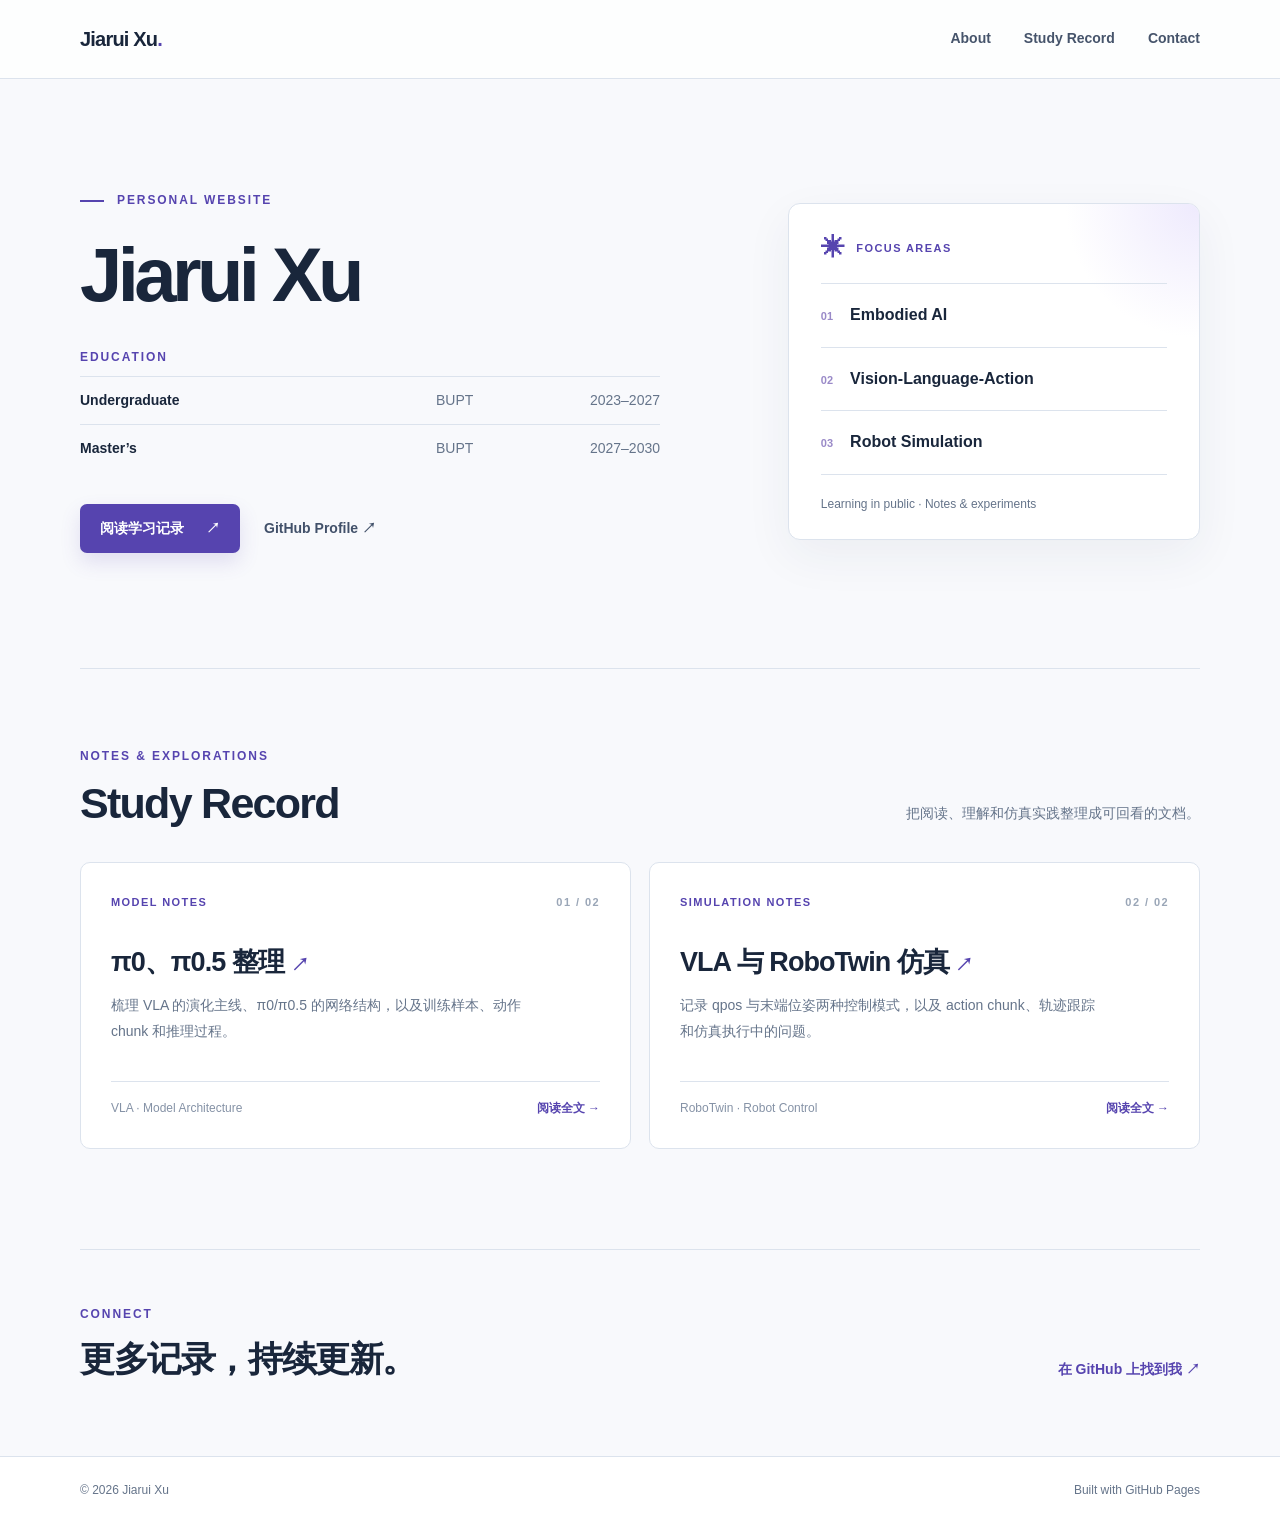
<file: index.html>
<!doctype html>
<html lang="zh-CN">
<head>
  <meta charset="utf-8">
  <meta name="viewport" content="width=device-width, initial-scale=1">
  <meta name="description" content="Jiarui Xu's personal website and embodied AI study records, covering VLA, π0/π0.5, and RoboTwin simulation.">
  <title>Jiarui Xu | Embodied AI</title>
  <link rel="stylesheet" href="/styles.css">
</head>
<body>
  <a class="skip-link" href="#main">跳到正文</a>
  <header class="site-header">
    <div class="shell header-inner">
      <a class="wordmark" href="/" aria-label="Jiarui Xu, home">Jiarui Xu<span class="wordmark-dot">.</span></a>
      <nav class="top-nav" aria-label="主导航">
        <a href="#about">About</a>
        <a href="#study-record">Study Record</a>
        <a href="#contact">Contact</a>
      </nav>
    </div>
  </header>

  <main id="main" class="shell">
    <section id="about" class="intro" aria-labelledby="intro-title">
      <div class="intro-copy">
        <p class="eyebrow"><span class="eyebrow-line"></span> PERSONAL WEBSITE</p>
        <h1 id="intro-title">Jiarui Xu</h1>
        <div class="education" aria-labelledby="education-title">
          <p id="education-title" class="education-label">EDUCATION</p>
          <div class="education-list">
            <div class="education-item"><span class="degree">Undergraduate</span><span class="school">BUPT</span><span class="dates">2023–2027</span></div>
            <div class="education-item"><span class="degree">Master’s</span><span class="school">BUPT</span><span class="dates">2027–2030</span></div>
          </div>
        </div>
        <div class="intro-actions">
          <a class="primary-link" href="#study-record">阅读学习记录 <span aria-hidden="true">↗</span></a>
          <a class="text-link" href="https://github.com/goodjerry1223" target="_blank" rel="noopener noreferrer">GitHub Profile <span aria-hidden="true">↗</span></a>
        </div>
      </div>
      <div class="focus-panel" aria-label="关注方向">
        <div class="focus-heading"><span class="focus-mark" aria-hidden="true">✳</span> FOCUS AREAS</div>
        <ul>
          <li><span>01</span> Embodied AI</li>
          <li><span>02</span> Vision-Language-Action</li>
          <li><span>03</span> Robot Simulation</li>
        </ul>
        <div class="panel-caption">Learning in public · Notes & experiments</div>
      </div>
    </section>

    <section id="study-record" class="records" aria-labelledby="records-title">
      <div class="section-heading">
        <div>
          <p class="eyebrow">NOTES & EXPLORATIONS</p>
          <h2 id="records-title">Study Record</h2>
        </div>
        <p>把阅读、理解和仿真实践整理成可回看的文档。</p>
      </div>

      <div class="record-grid">
        <article class="record-card">
          <div class="card-top"><span class="card-type">MODEL NOTES</span><span class="card-index">01 / 02</span></div>
          <h3><a href="/study-record/pi0-pi05/">π0、π0.5 整理 <span aria-hidden="true">↗</span></a></h3>
          <p>梳理 VLA 的演化主线、π0/π0.5 的网络结构，以及训练样本、动作 chunk 和推理过程。</p>
          <div class="card-footer"><span>VLA · Model Architecture</span><a href="/study-record/pi0-pi05/" aria-label="阅读 π0、π0.5 整理">阅读全文 <span aria-hidden="true">→</span></a></div>
        </article>

        <article class="record-card">
          <div class="card-top"><span class="card-type">SIMULATION NOTES</span><span class="card-index">02 / 02</span></div>
          <h3><a href="/study-record/vla-robotwin/">VLA 与 RoboTwin 仿真 <span aria-hidden="true">↗</span></a></h3>
          <p>记录 qpos 与末端位姿两种控制模式，以及 action chunk、轨迹跟踪和仿真执行中的问题。</p>
          <div class="card-footer"><span>RoboTwin · Robot Control</span><a href="/study-record/vla-robotwin/" aria-label="阅读 VLA 与 RoboTwin 仿真">阅读全文 <span aria-hidden="true">→</span></a></div>
        </article>
      </div>
    </section>

    <section id="contact" class="contact" aria-labelledby="contact-title">
      <div>
        <p class="eyebrow">CONNECT</p>
        <h2 id="contact-title">更多记录，持续更新。</h2>
      </div>
      <a href="https://github.com/goodjerry1223" target="_blank" rel="noopener noreferrer">在 GitHub 上找到我 <span aria-hidden="true">↗</span></a>
    </section>
  </main>

  <footer class="site-footer"><div class="shell">© 2026 Jiarui Xu <span>Built with GitHub Pages</span></div></footer>
</body>
</html>
</file>
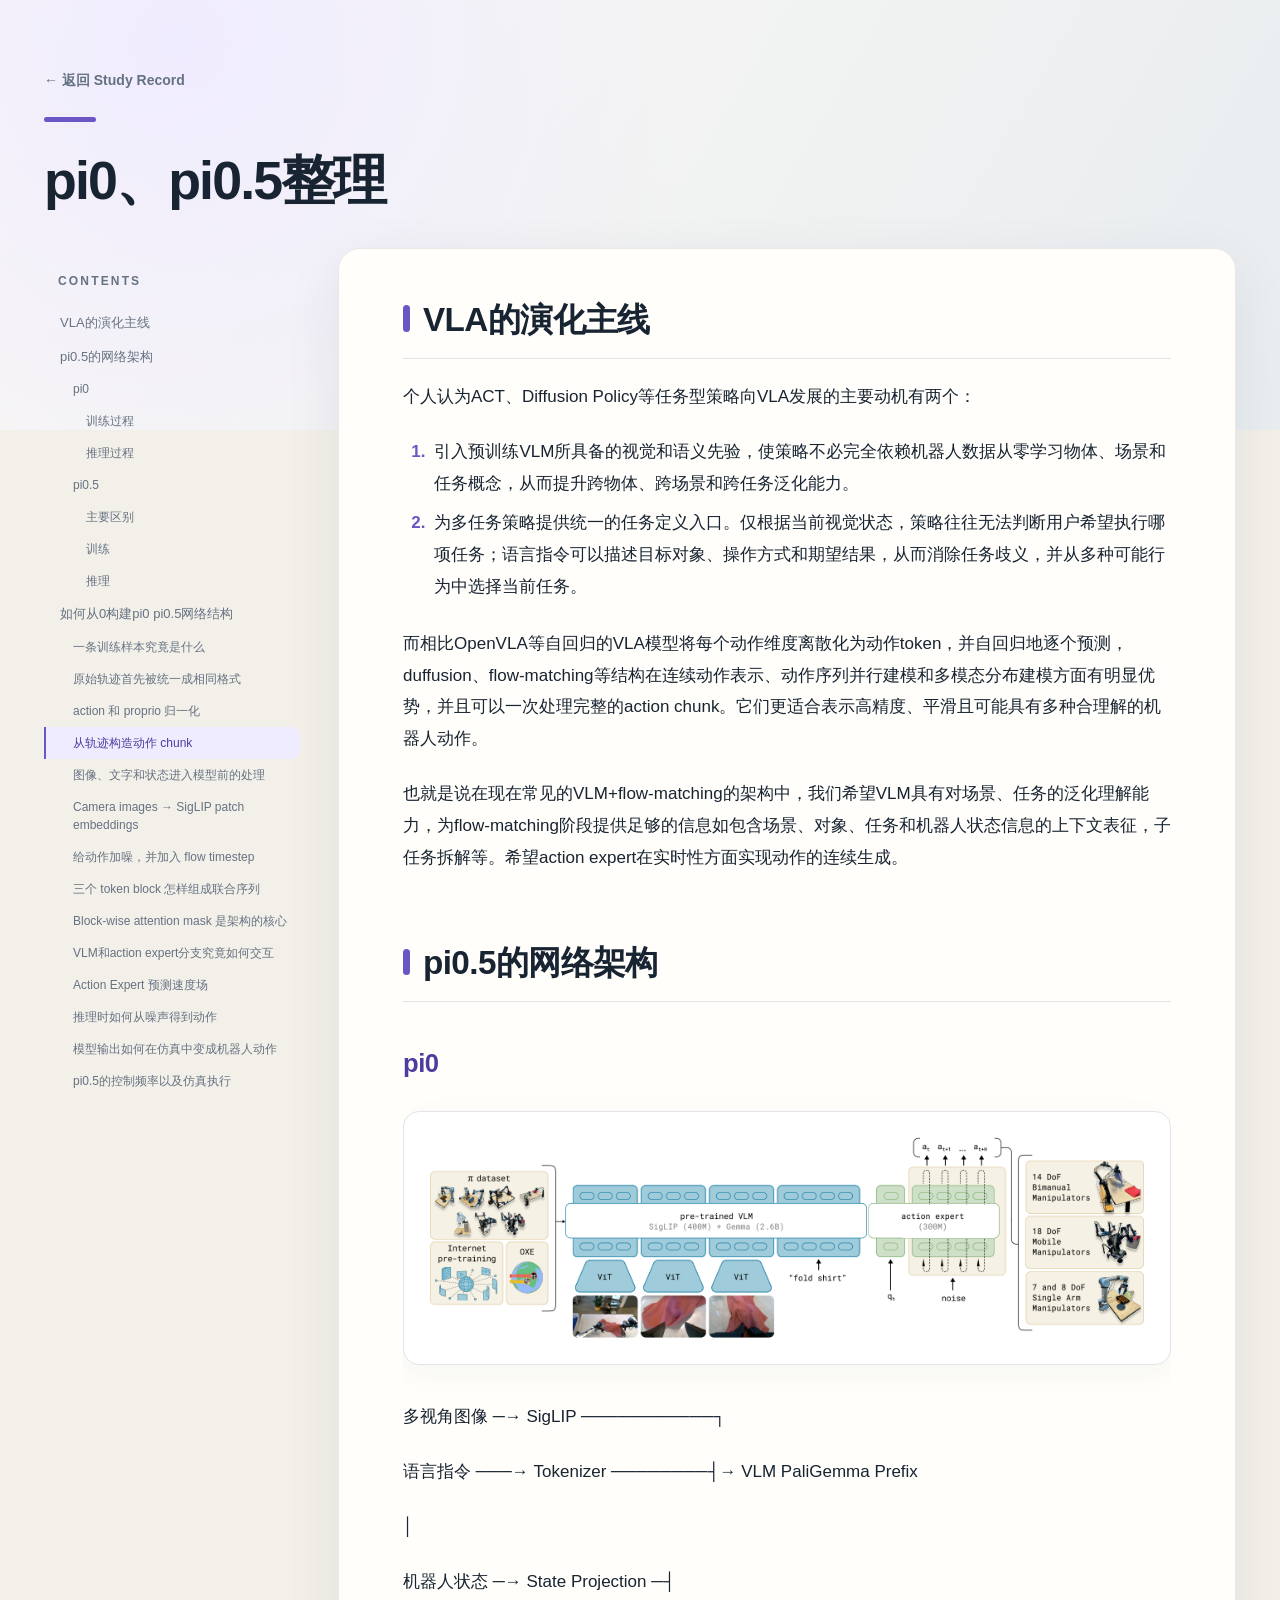
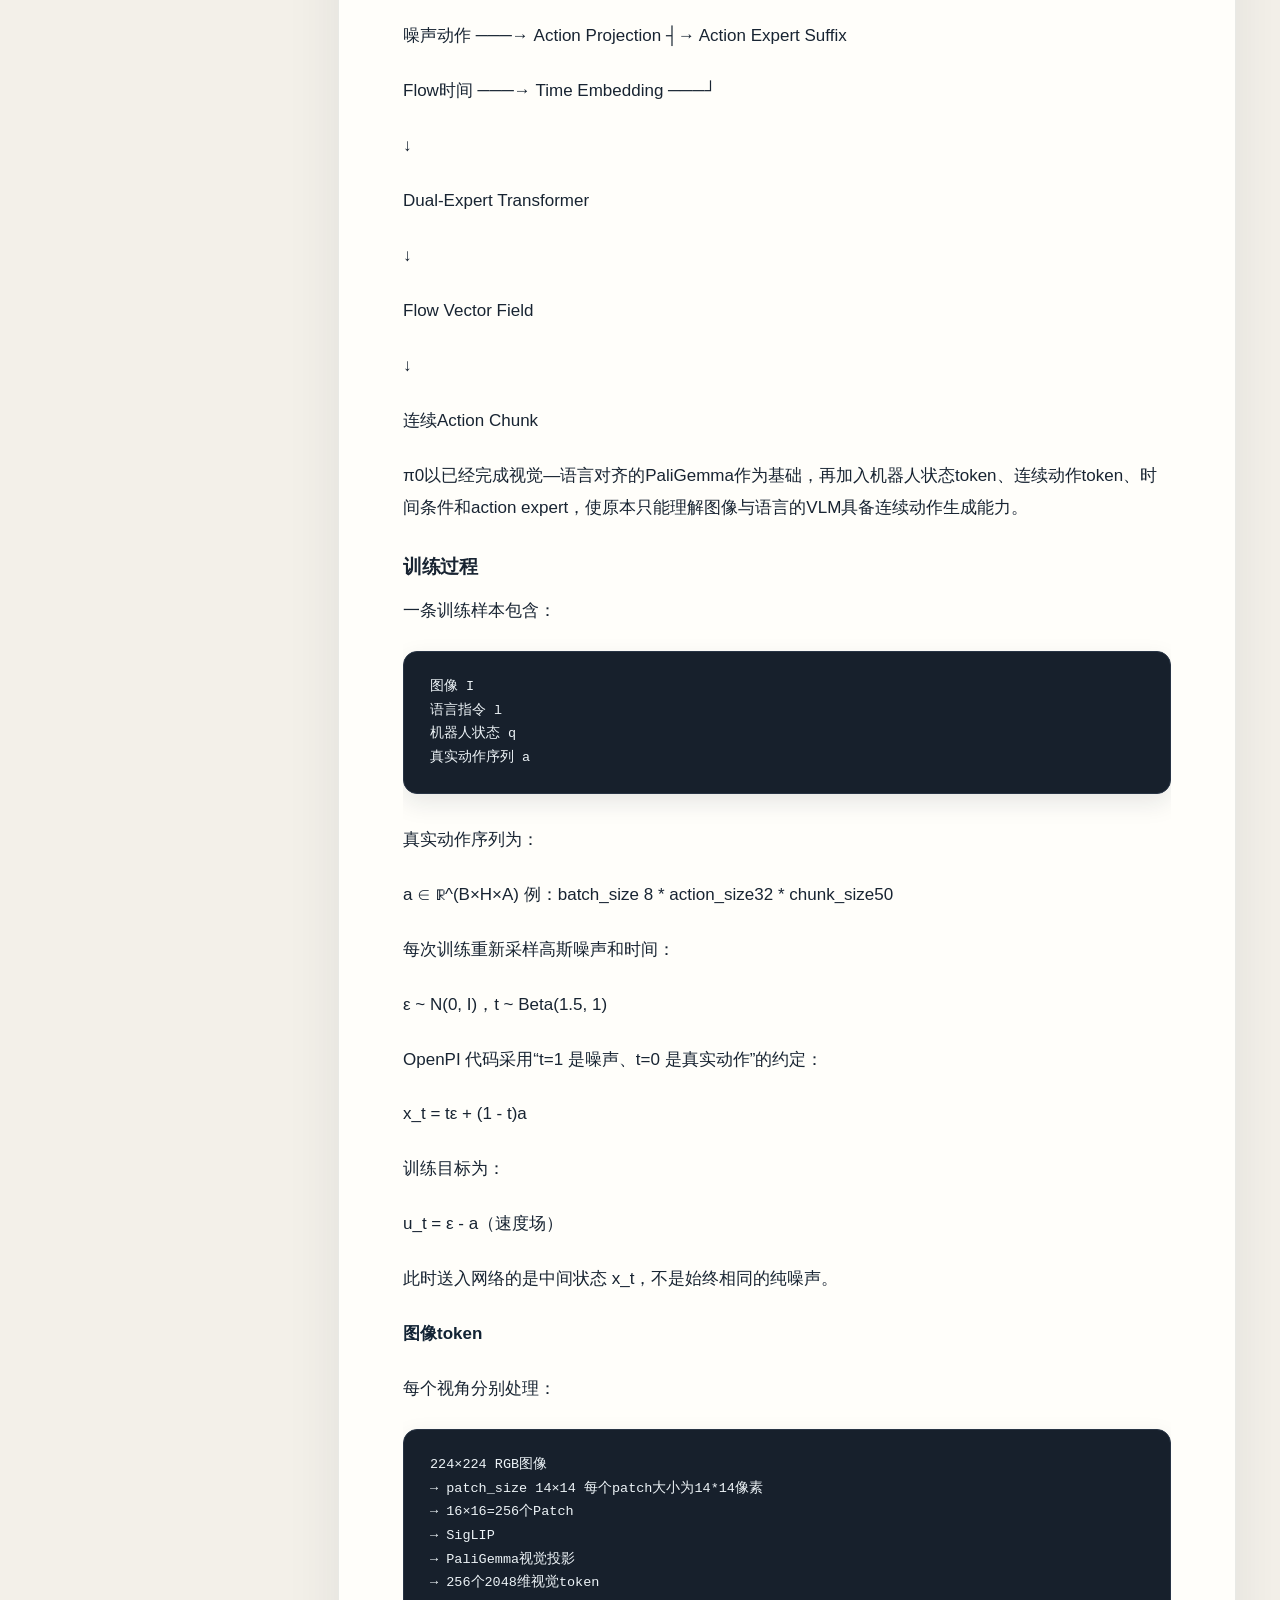
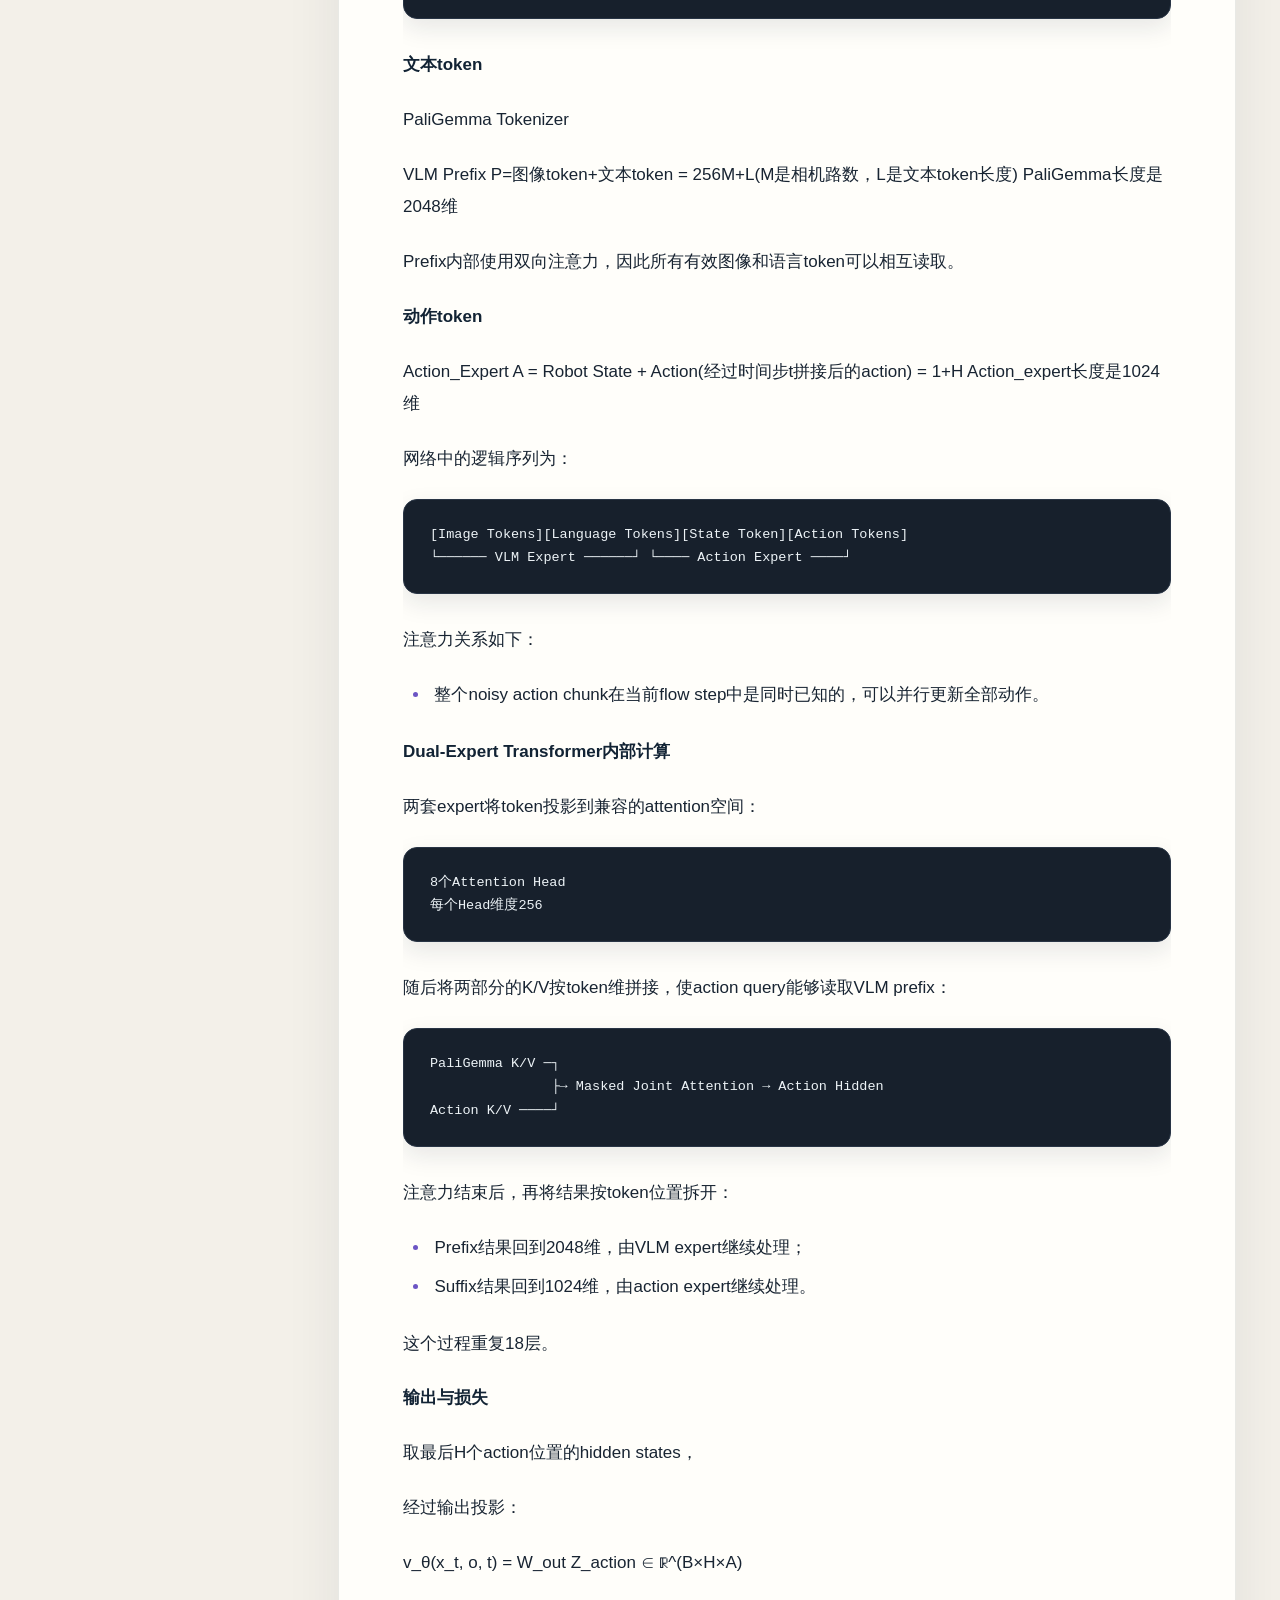
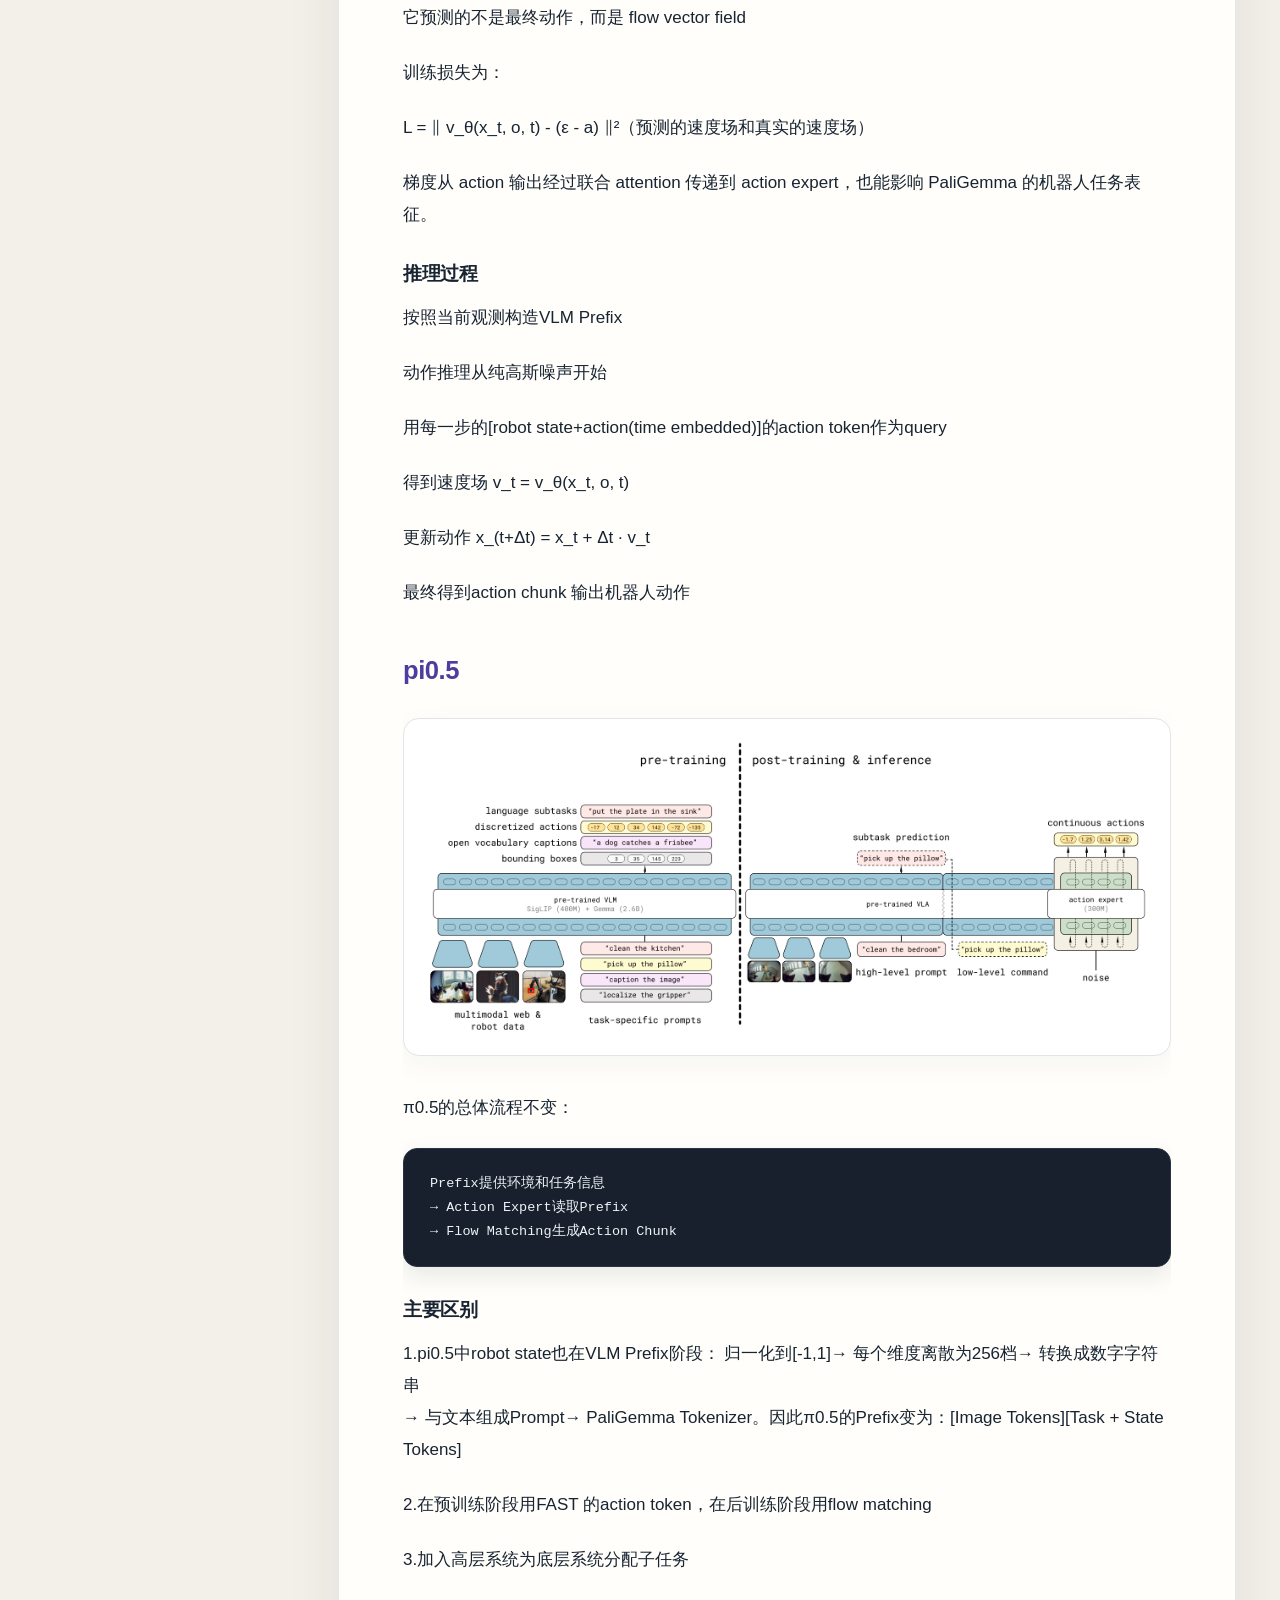
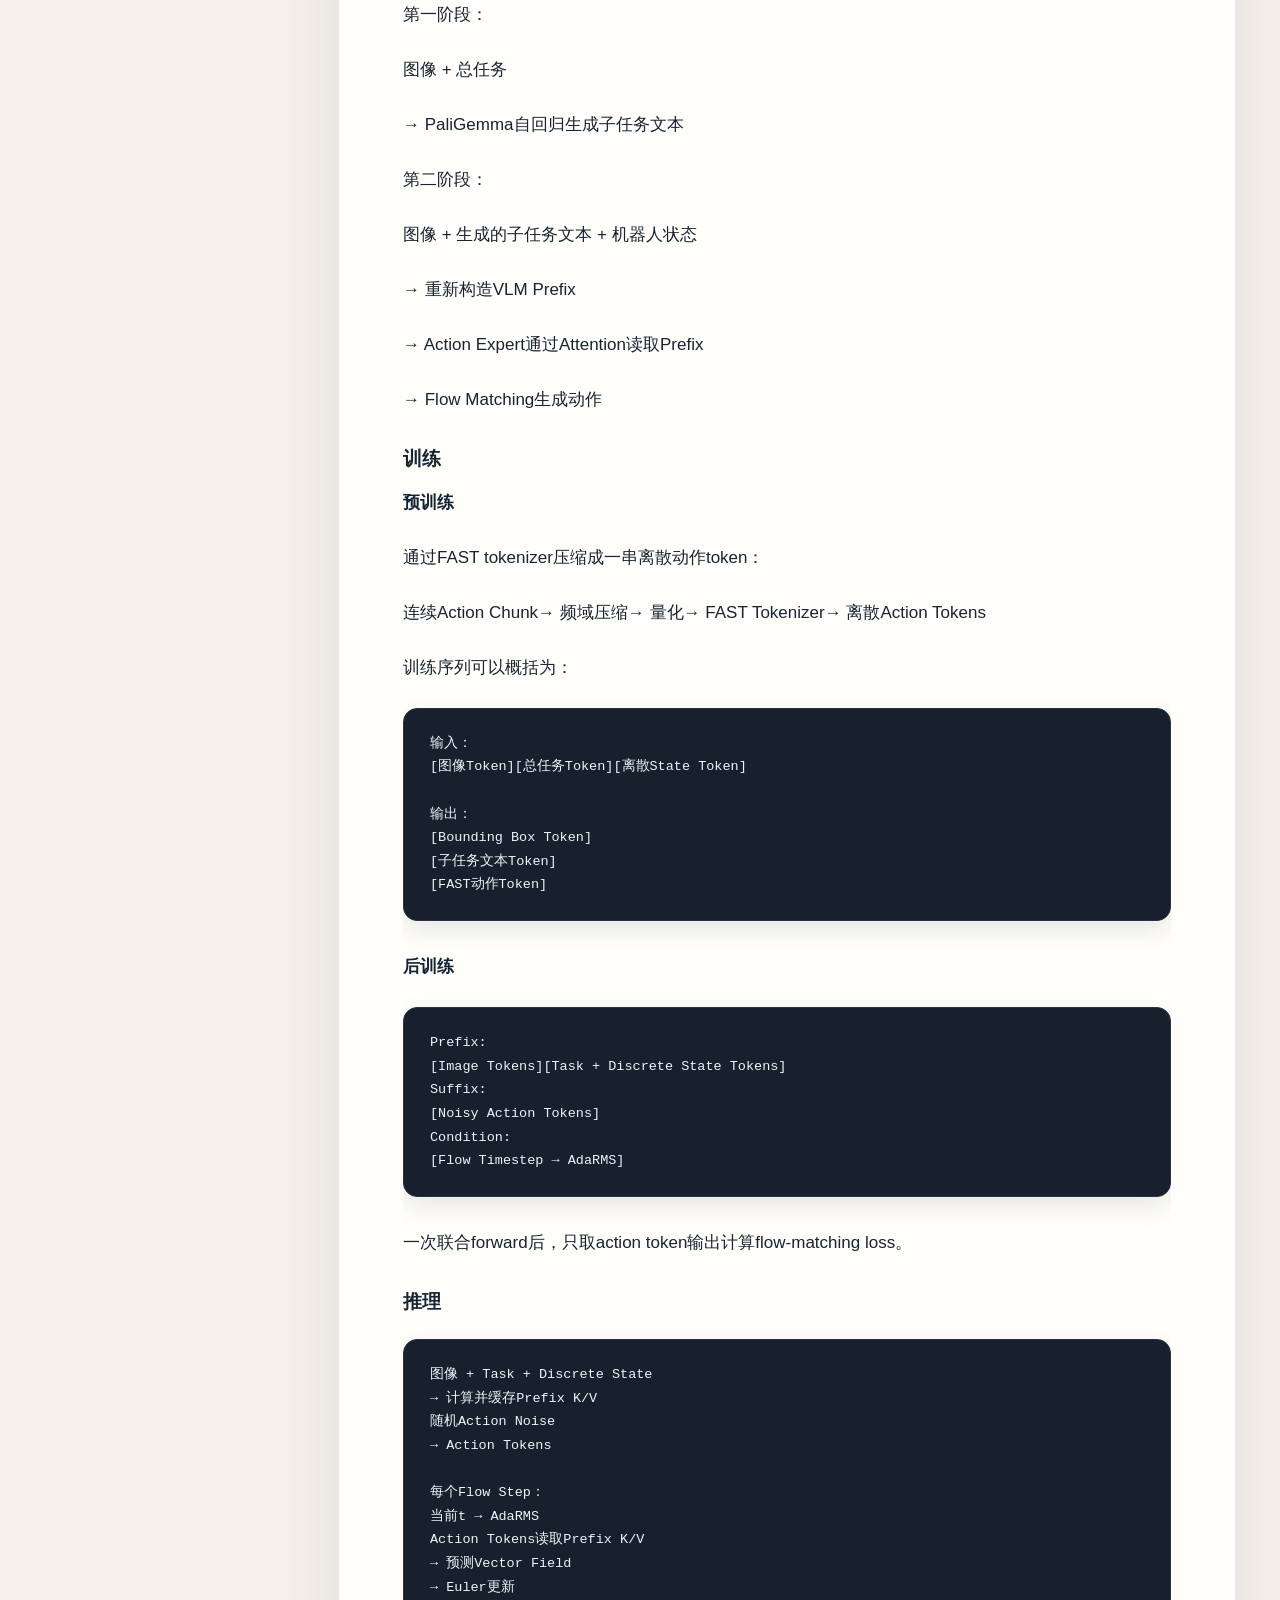
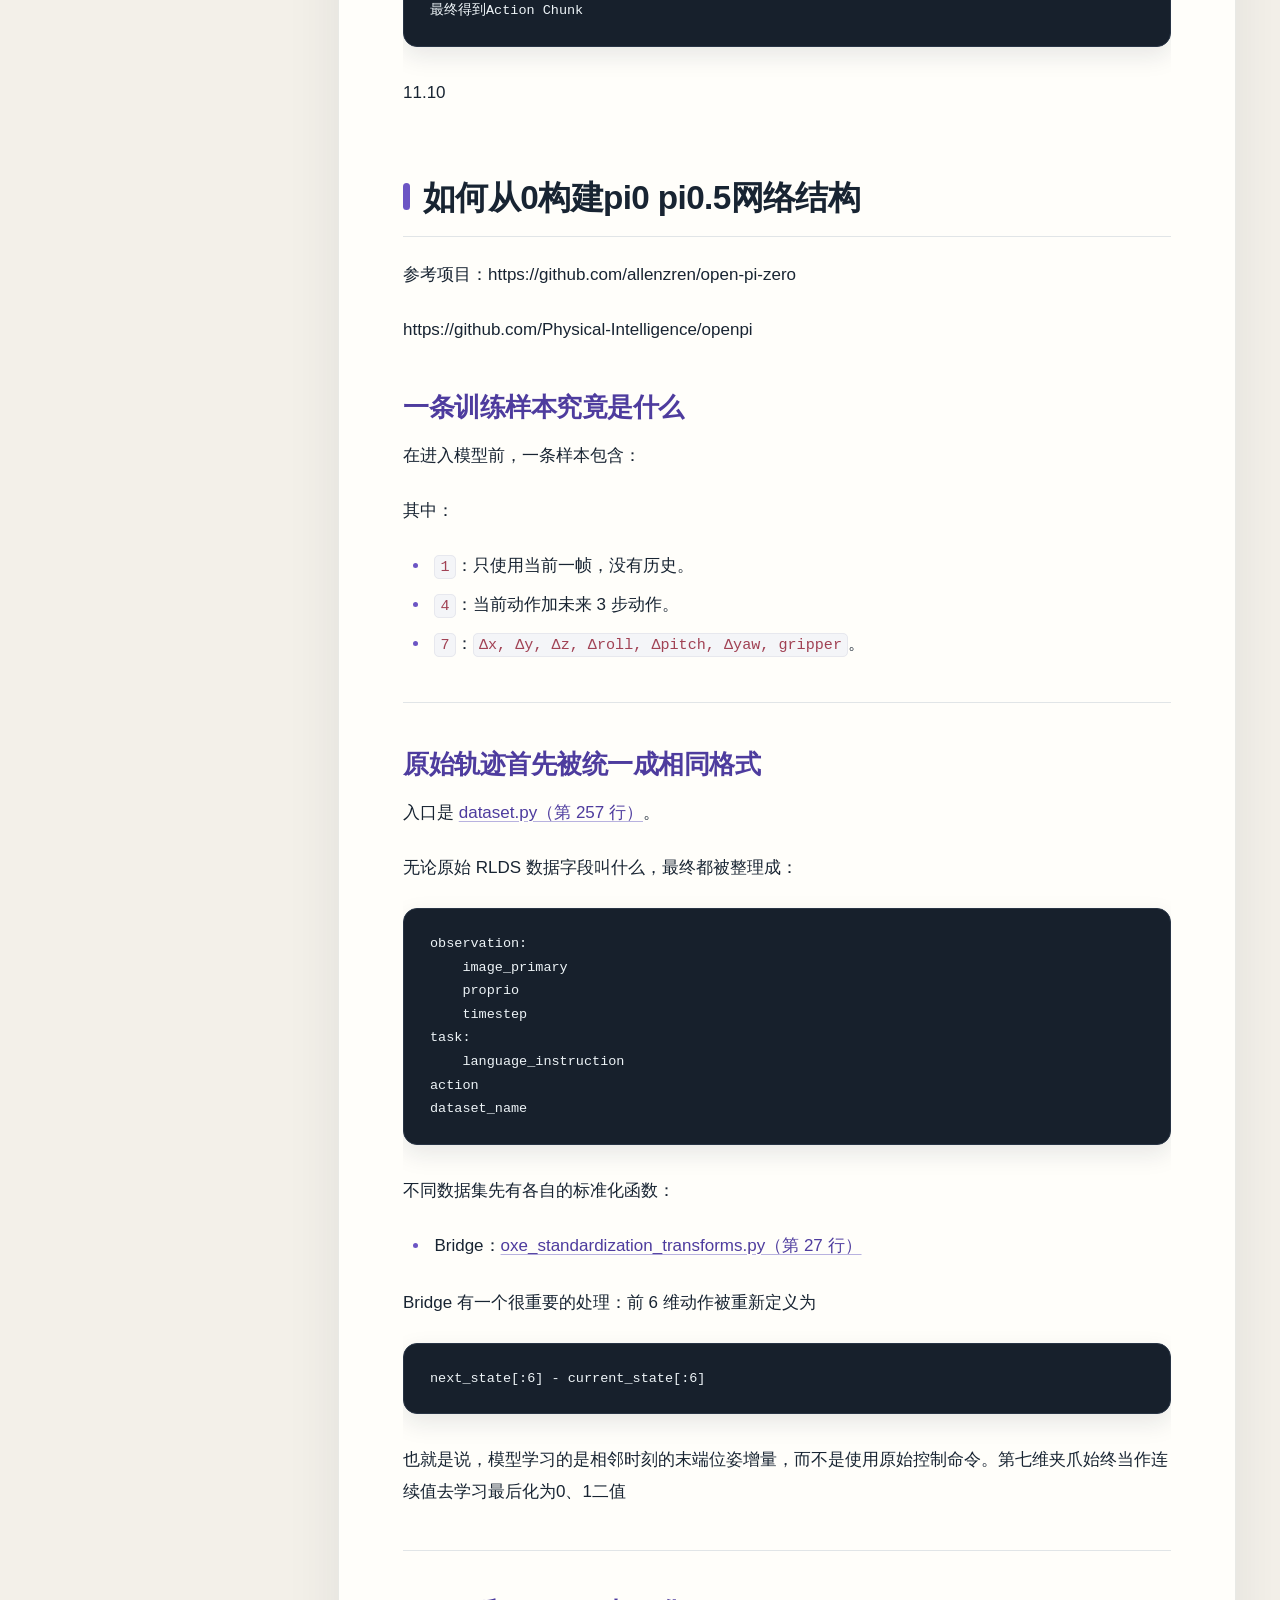
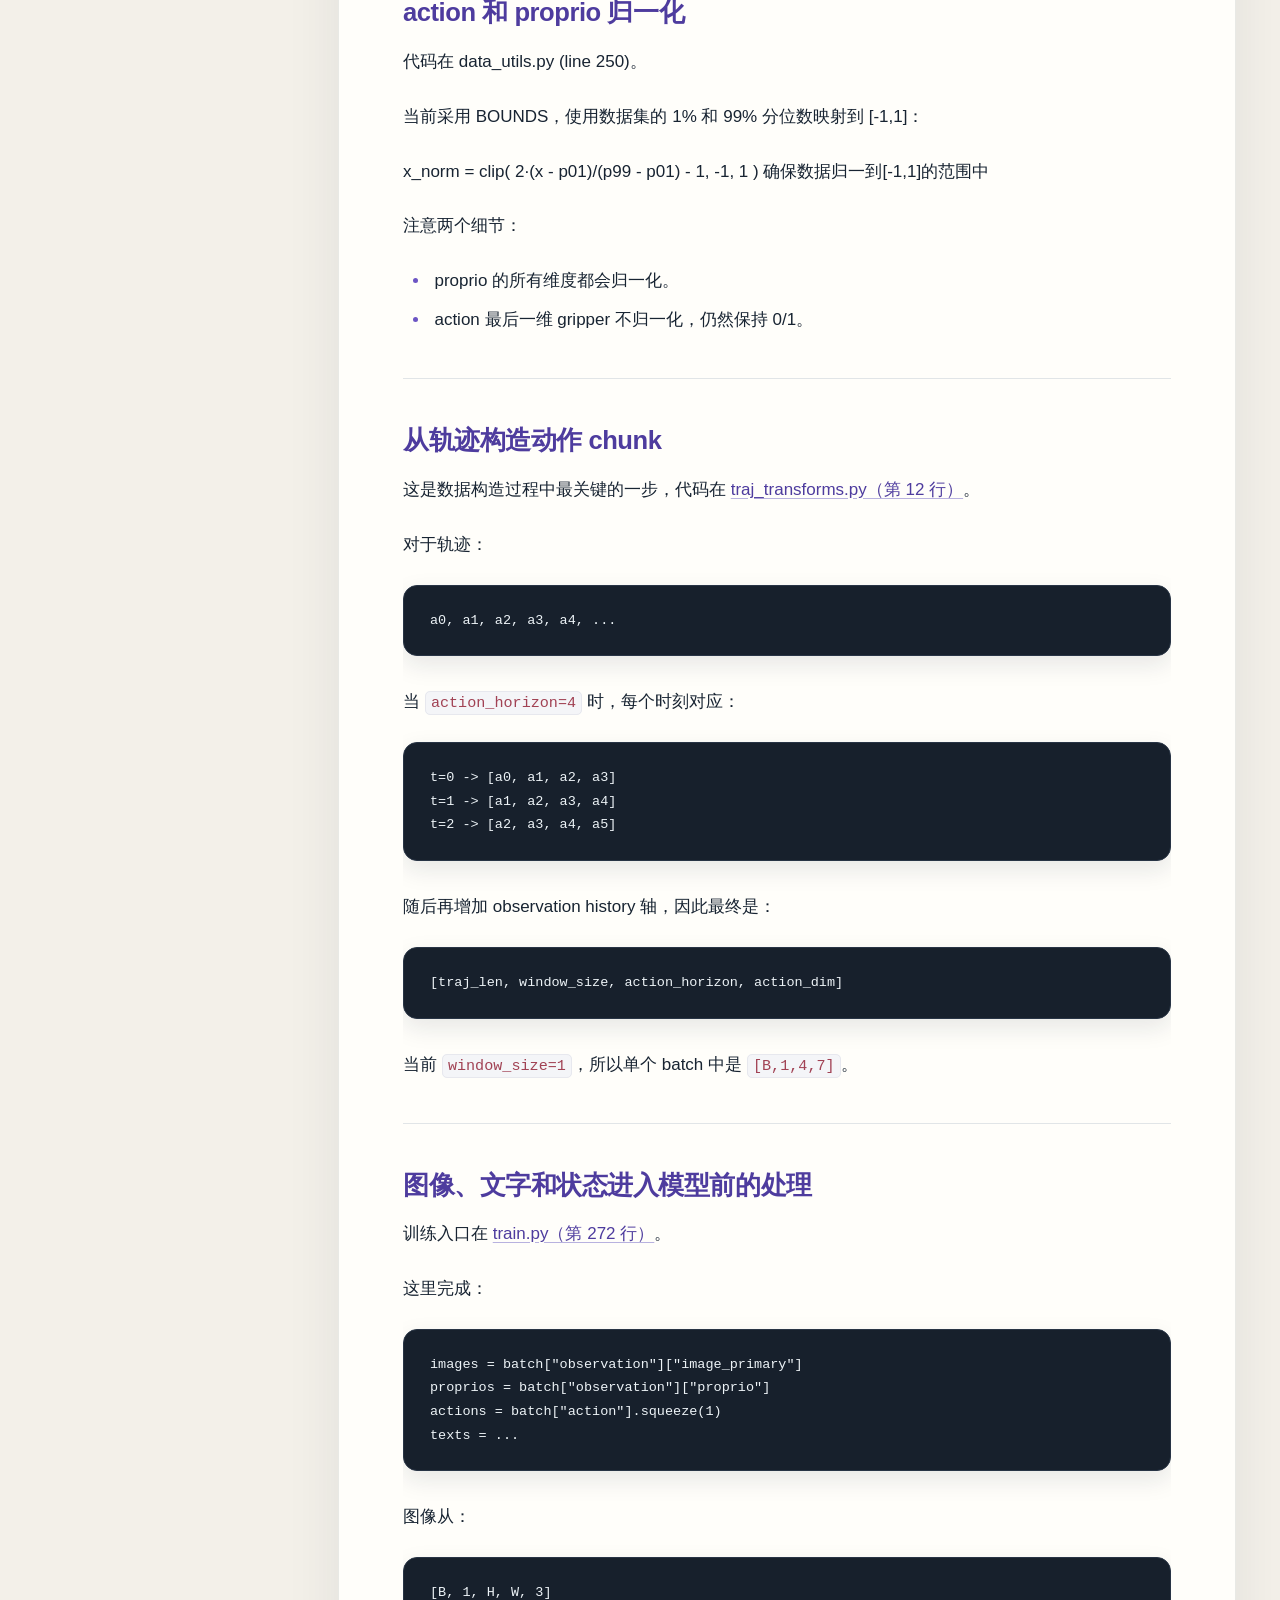
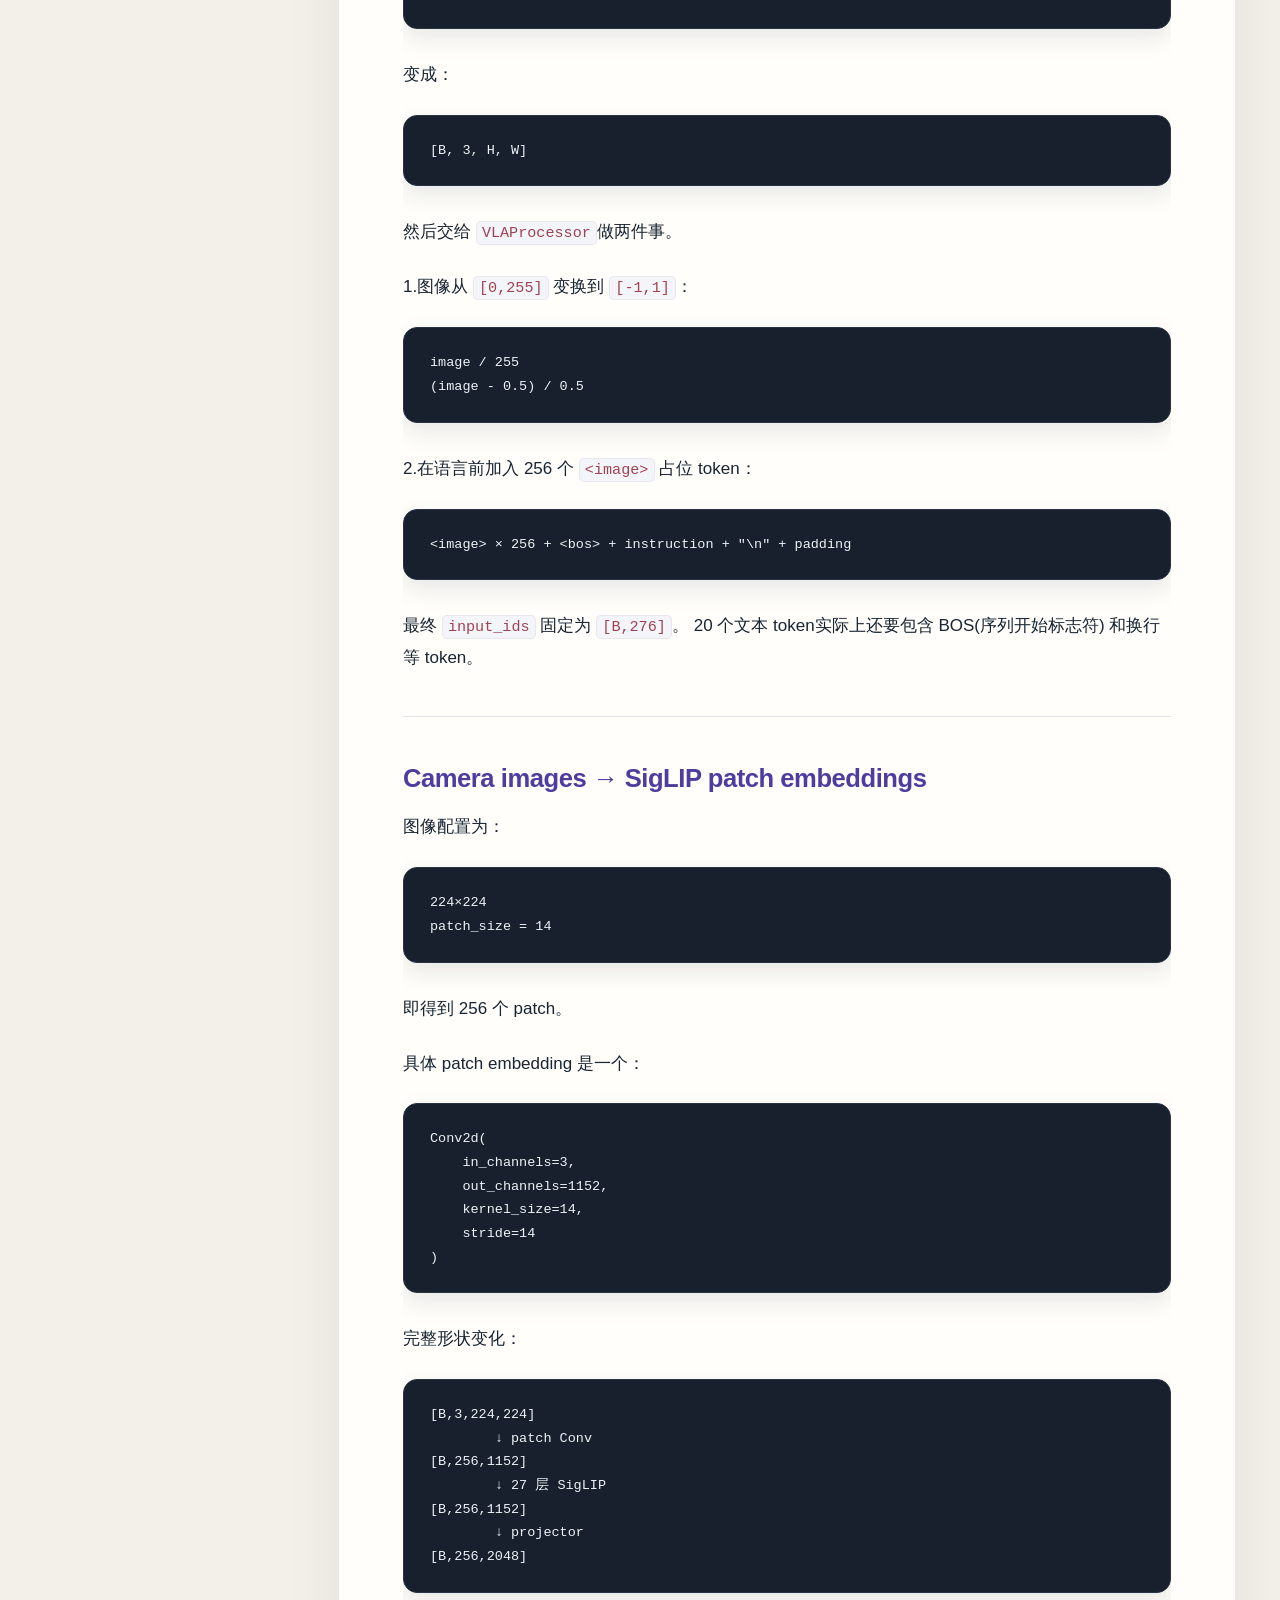
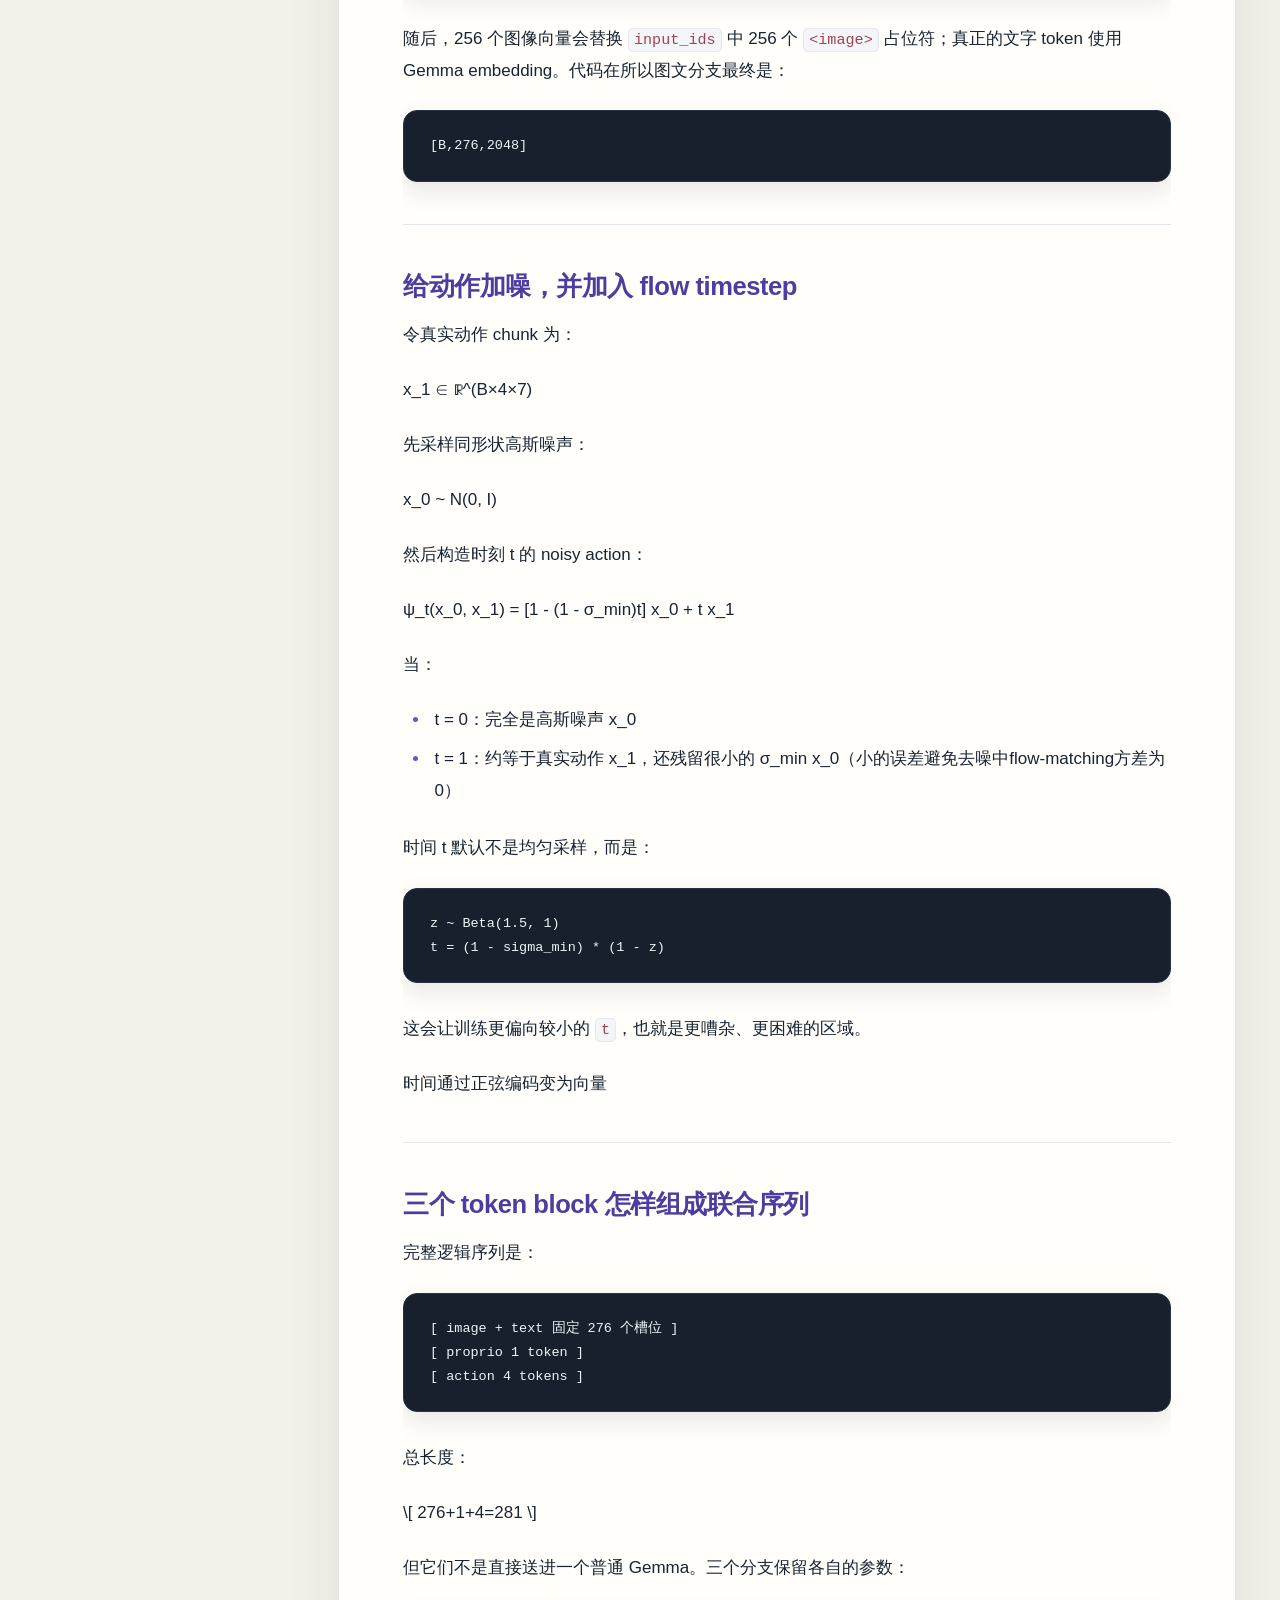
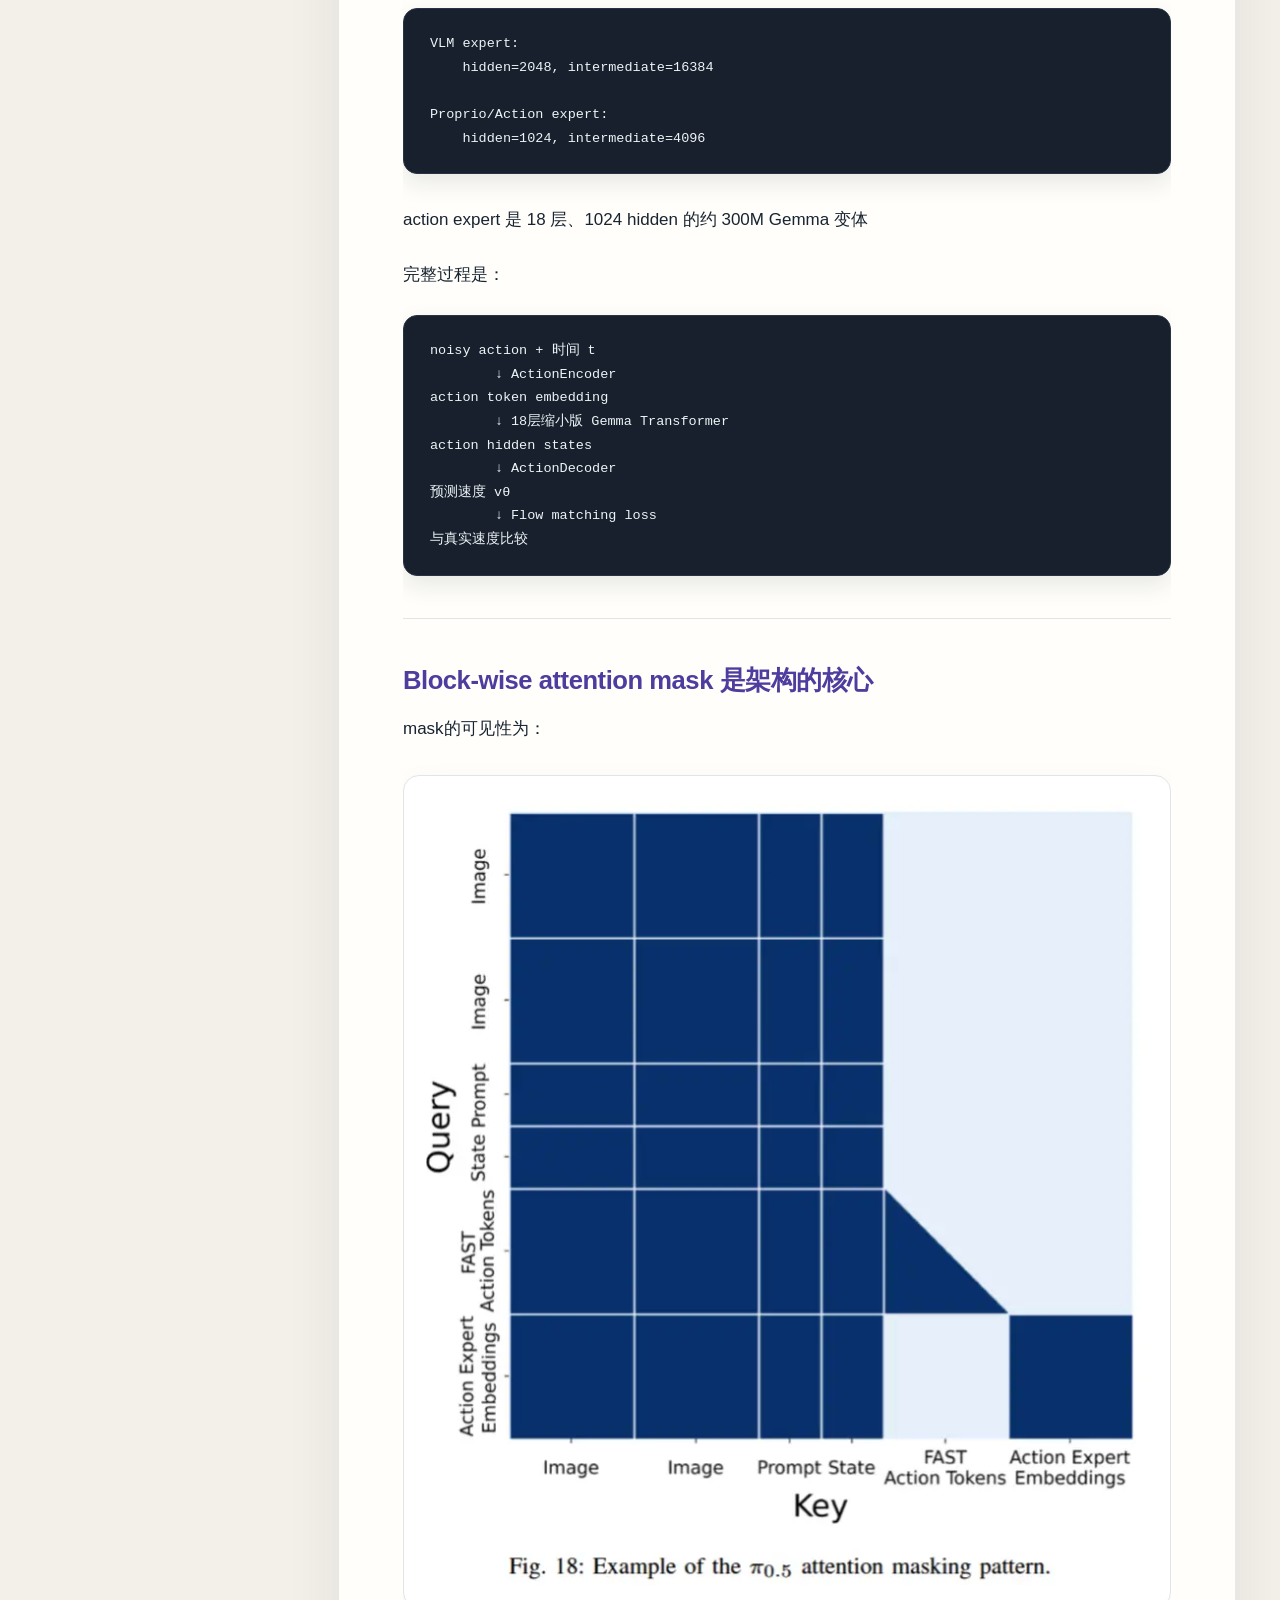
<file: study-record/pi0-pi05/index.html>
<!doctype html>
<html lang="zh-CN">
<head>
  <meta charset="utf-8">
  <meta name="viewport" content="width=device-width, initial-scale=1">
  <title>pi0、pi0.5整理</title>
  <style>
:root {
  color-scheme: light;
  --paper: #fffefa;
  --canvas: #f3f0e9;
  --ink: #182432;
  --muted: #657282;
  --line: #e1e5e7;
  --accent: #6c55c4;
  --accent-soft: #f0ecff;
  --accent-ink: #4e3c9e;
  --code-bg: #17202c;
  --code-ink: #edf3f7;
  --shadow: 0 16px 56px rgba(27, 42, 58, .08);
}
body[data-theme="teal"] {
  --accent: #087e83;
  --accent-soft: #e5f5f1;
  --accent-ink: #086c71;
}
* { box-sizing: border-box; }
html { scroll-behavior: smooth; }
body {
  margin: 0;
  color: var(--ink);
  background: var(--canvas);
  font-family: "Noto Sans SC", "Microsoft YaHei", "PingFang SC", "Segoe UI", sans-serif;
  font-size: 17px;
  line-height: 1.88;
  -webkit-font-smoothing: antialiased;
}
body::before {
  content: "";
  position: fixed;
  z-index: -1;
  inset: 0 0 auto;
  height: 430px;
  background: radial-gradient(circle at 14% 10%, var(--accent-soft), transparent 45%),
              linear-gradient(120deg, #faf8f4, #e9edf0);
}
a { color: var(--accent-ink); text-decoration-color: #b8b2df; text-underline-offset: 3px; }
a:hover { color: var(--accent); }
.site-header {
  max-width: 1430px;
  margin: 0 auto;
  padding: 64px 44px 34px;
}
.back-link { display: inline-block; margin-bottom: 24px; color: var(--muted); font-size: 14px; font-weight: 650; text-decoration: none; }
.back-link:hover { color: var(--accent); }
.title-rule {
  display: block;
  width: 52px;
  height: 5px;
  margin-bottom: 26px;
  border-radius: 99px;
  background: var(--accent);
}
.site-header h1 {
  max-width: 1000px;
  margin: 0;
  font-size: clamp(38px, 4.2vw, 68px);
  font-weight: 800;
  line-height: 1.22;
  letter-spacing: -.035em;
  overflow-wrap: anywhere;
}
.layout {
  display: grid;
  grid-template-columns: minmax(210px, 260px) minmax(0, 1fr);
  align-items: start;
  gap: 34px;
  max-width: 1430px;
  margin: 0 auto 90px;
  padding: 0 44px;
}
.toc {
  position: sticky;
  top: 22px;
  max-height: calc(100vh - 44px);
  overflow-y: auto;
  padding: 22px 4px 22px 0;
  scrollbar-width: thin;
}
.toc-title {
  margin: 0 0 14px 14px;
  color: var(--muted);
  font-size: 12px;
  font-weight: 800;
  letter-spacing: .18em;
}
.toc a {
  display: block;
  padding: 7px 12px 7px 14px;
  border-left: 2px solid transparent;
  border-radius: 0 8px 8px 0;
  color: var(--muted);
  font-size: 13px;
  line-height: 1.5;
  text-decoration: none;
  overflow-wrap: anywhere;
}
.toc a:hover, .toc a.active {
  border-left-color: var(--accent);
  background: var(--accent-soft);
  color: var(--accent-ink);
}
.toc a.level-3 { padding-left: 27px; font-size: 12px; }
.toc a.level-4 { padding-left: 40px; font-size: 12px; }
.mobile-toc { display: none; }
.paper {
  min-width: 0;
  padding: 48px clamp(24px, 5vw, 76px) 76px;
  border: 1px solid #e8e9e5;
  border-radius: 22px;
  background: var(--paper);
  box-shadow: var(--shadow);
}
.article { max-width: 900px; margin: 0 auto; overflow-x: clip; }
.article > :first-child { margin-top: 0; }
.article h1, .article h2, .article h3, .article h4 {
  line-height: 1.38;
  letter-spacing: -.018em;
  scroll-margin-top: 30px;
  overflow-wrap: anywhere;
}
.article h1 {
  margin: 72px 0 23px;
  padding-top: 26px;
  border-top: 2px solid var(--ink);
  font-size: clamp(28px, 3vw, 40px);
}
.article h2 {
  margin: 66px 0 22px;
  padding: 0 0 15px;
  border-bottom: 1px solid var(--line);
  font-size: clamp(25px, 2.6vw, 34px);
  font-weight: 780;
}
.article h2::before {
  content: "";
  display: inline-block;
  width: 7px;
  height: .8em;
  margin-right: 13px;
  border-radius: 5px;
  background: var(--accent);
  vertical-align: -.03em;
}
.article h3 {
  margin: 44px 0 14px;
  color: var(--accent-ink);
  font-size: clamp(21px, 2vw, 26px);
}
.article h4 { margin: 30px 0 12px; font-size: 19px; }
.article p { margin: 15px 0 23px; overflow-wrap: anywhere; }
.article strong { font-weight: 760; color: #122334; }
.article ul, .article ol { margin: 10px 0 25px; padding-left: 1.6em; }
.article li { padding-left: .25em; margin: 7px 0; }
.article li::marker { color: var(--accent); font-weight: 700; }
.article li > p { margin: 5px 0; }
.article blockquote {
  margin: 30px 0;
  padding: 15px 24px;
  border-left: 5px solid var(--accent);
  border-radius: 0 10px 10px 0;
  background: var(--accent-soft);
  color: #364250;
}
.article blockquote > :first-child { margin-top: 0; }
.article blockquote > :last-child { margin-bottom: 0; }
.article hr { margin: 42px 0; border: 0; border-top: 1px solid var(--line); }
.article :not(pre) > code {
  padding: .13em .34em;
  border: 1px solid #e7e8ee;
  border-radius: 5px;
  background: #f4f5f8;
  color: #a14254;
  font-family: "Cascadia Code", Consolas, "Noto Sans Mono CJK SC", monospace;
  font-size: .89em;
  overflow-wrap: anywhere;
}
.article pre {
  max-width: 100%;
  margin: 24px 0 30px;
  padding: 23px 26px;
  overflow-x: auto;
  border: 1px solid #283445;
  border-radius: 14px;
  background: var(--code-bg);
  color: var(--code-ink);
  box-shadow: 0 9px 25px rgba(20, 31, 45, .1);
  font-family: "Cascadia Code", Consolas, "Noto Sans Mono CJK SC", monospace;
  font-size: 13.5px;
  line-height: 1.75;
  tab-size: 4;
}
.article pre code { color: inherit; font: inherit; white-space: pre; }
.article figure {
  margin: 30px 0 36px;
  padding: clamp(12px, 2vw, 22px);
  border: 1px solid var(--line);
  border-radius: 16px;
  background: #fff;
  box-shadow: 0 8px 30px rgba(30, 42, 58, .045);
}
.article figure a { display: block; line-height: 0; }
.article figure img { display: block; width: auto; max-width: 100%; height: auto; margin: auto; }
.table-wrap { max-width: 100%; margin: 28px 0 36px; overflow-x: auto; border: 1px solid var(--line); border-radius: 12px; }
.article table { width: 100%; min-width: 620px; border-collapse: collapse; font-size: 15px; line-height: 1.7; }
.article th, .article td { padding: 15px 17px; border-bottom: 1px solid var(--line); border-right: 1px solid var(--line); text-align: left; vertical-align: top; }
.article th:last-child, .article td:last-child { border-right: 0; }
.article tr:last-child td { border-bottom: 0; }
.article th { background: var(--accent-soft); color: var(--accent-ink); font-weight: 750; }
.article tbody tr:nth-child(even) { background: #fafbf9; }
@media (max-width: 980px) {
  .site-header { padding: 38px 20px 25px; }
  .layout { display: block; padding: 0 14px; }
  .toc { display: none; }
  .mobile-toc {
    display: block;
    margin-bottom: 14px;
    padding: 10px 14px;
    border: 1px solid var(--line);
    border-radius: 12px;
    background: var(--paper);
  }
  .mobile-toc summary { color: var(--accent-ink); font-weight: 750; cursor: pointer; }
  .mobile-toc nav { max-height: 45vh; overflow-y: auto; margin-top: 10px; }
  .mobile-toc a { display: block; padding: 5px 2px; color: var(--muted); font-size: 14px; text-decoration: none; }
  .mobile-toc a.level-3 { padding-left: 16px; }
  .mobile-toc a.level-4 { padding-left: 32px; }
  .paper { padding: 30px 22px 48px; border-radius: 14px; }
}
@media (max-width: 560px) {
  body { font-size: 15.5px; }
  .site-header h1 { font-size: 37px; }
  .paper { padding: 27px 17px 45px; }
  .article pre { padding: 18px; font-size: 12px; }
  .article h2 { margin-top: 53px; }
  .article figure { padding: 8px; }
}
@media print {
  body { background: white; font-size: 12pt; }
  body::before, .toc, .mobile-toc { display: none !important; }
  .site-header { padding: 0 0 24px; }
  .layout { display: block; margin: 0; padding: 0; }
  .paper { padding: 0; border: 0; box-shadow: none; }
  .article figure, .article pre, .article table { break-inside: avoid; }
  .article h1, .article h2, .article h3, .article h4 { break-after: avoid; }
  a { color: inherit; text-decoration: none; }
}
</style>
</head>
<body data-theme="violet">
  <header class="site-header">
    <a class="back-link" href="/#study-record">← 返回 Study Record</a>
    <span class="title-rule" aria-hidden="true"></span>
    <h1>pi0、pi0.5整理</h1>
  </header>
  <div class="layout">
    <aside class="toc" aria-label="目录">
      <p class="toc-title">CONTENTS</p>
      <nav><a class="level-2" href="#section-01">VLA的演化主线</a>
<a class="level-2" href="#section-02">pi0.5的网络架构</a>
<a class="level-3" href="#section-03">pi0</a>
<a class="level-4" href="#section-04">训练过程</a>
<a class="level-4" href="#section-05">推理过程</a>
<a class="level-3" href="#section-06">pi0.5</a>
<a class="level-4" href="#section-07">主要区别</a>
<a class="level-4" href="#section-08">训练</a>
<a class="level-4" href="#section-09">推理</a>
<a class="level-2" href="#section-10">如何从0构建pi0 pi0.5网络结构</a>
<a class="level-3" href="#section-11">一条训练样本究竟是什么</a>
<a class="level-3" href="#section-12">原始轨迹首先被统一成相同格式</a>
<a class="level-3" href="#section-13">action 和 proprio 归一化</a>
<a class="level-3" href="#section-14">从轨迹构造动作 chunk</a>
<a class="level-3" href="#section-15">图像、文字和状态进入模型前的处理</a>
<a class="level-3" href="#section-16">Camera images → SigLIP patch embeddings</a>
<a class="level-3" href="#section-17">给动作加噪，并加入 flow timestep</a>
<a class="level-3" href="#section-18">三个 token block 怎样组成联合序列</a>
<a class="level-3" href="#section-19">Block-wise attention mask 是架构的核心</a>
<a class="level-3" href="#section-20">VLM和action expert分支究竟如何交互</a>
<a class="level-3" href="#section-21">Action Expert 预测速度场</a>
<a class="level-3" href="#section-22">推理时如何从噪声得到动作</a>
<a class="level-3" href="#section-23">模型输出如何在仿真中变成机器人动作</a>
<a class="level-3" href="#section-24">pi0.5的控制频率以及仿真执行</a>
<a class="level-2" href="#section-25">图的对应关系</a></nav>
    </aside>
    <div>
      <details class="mobile-toc"><summary>目录</summary><nav><a class="level-2" href="#section-01">VLA的演化主线</a>
<a class="level-2" href="#section-02">pi0.5的网络架构</a>
<a class="level-3" href="#section-03">pi0</a>
<a class="level-4" href="#section-04">训练过程</a>
<a class="level-4" href="#section-05">推理过程</a>
<a class="level-3" href="#section-06">pi0.5</a>
<a class="level-4" href="#section-07">主要区别</a>
<a class="level-4" href="#section-08">训练</a>
<a class="level-4" href="#section-09">推理</a>
<a class="level-2" href="#section-10">如何从0构建pi0 pi0.5网络结构</a>
<a class="level-3" href="#section-11">一条训练样本究竟是什么</a>
<a class="level-3" href="#section-12">原始轨迹首先被统一成相同格式</a>
<a class="level-3" href="#section-13">action 和 proprio 归一化</a>
<a class="level-3" href="#section-14">从轨迹构造动作 chunk</a>
<a class="level-3" href="#section-15">图像、文字和状态进入模型前的处理</a>
<a class="level-3" href="#section-16">Camera images → SigLIP patch embeddings</a>
<a class="level-3" href="#section-17">给动作加噪，并加入 flow timestep</a>
<a class="level-3" href="#section-18">三个 token block 怎样组成联合序列</a>
<a class="level-3" href="#section-19">Block-wise attention mask 是架构的核心</a>
<a class="level-3" href="#section-20">VLM和action expert分支究竟如何交互</a>
<a class="level-3" href="#section-21">Action Expert 预测速度场</a>
<a class="level-3" href="#section-22">推理时如何从噪声得到动作</a>
<a class="level-3" href="#section-23">模型输出如何在仿真中变成机器人动作</a>
<a class="level-3" href="#section-24">pi0.5的控制频率以及仿真执行</a>
<a class="level-2" href="#section-25">图的对应关系</a></nav></details>
      <main class="paper"><article class="article">
<h2 id="section-01">VLA的演化主线</h2>
<p>个人认为ACT、Diffusion Policy等任务型策略向VLA发展的主要动机有两个：</p>
<ol>
<li>
<p>引入预训练VLM所具备的视觉和语义先验，使策略不必完全依赖机器人数据从零学习物体、场景和任务概念，从而提升跨物体、跨场景和跨任务泛化能力。</p>
</li>
<li>
<p>为多任务策略提供统一的任务定义入口。仅根据当前视觉状态，策略往往无法判断用户希望执行哪项任务；语言指令可以描述目标对象、操作方式和期望结果，从而消除任务歧义，并从多种可能行为中选择当前任务。</p>
</li>
</ol>
<p>而相比OpenVLA等自回归的VLA模型将每个动作维度离散化为动作token，并自回归地逐个预测，duffusion、flow-matching等结构在连续动作表示、动作序列并行建模和多模态分布建模方面有明显优势，并且可以一次处理完整的action chunk。它们更适合表示高精度、平滑且可能具有多种合理解的机器人动作。</p>
<p>也就是说在现在常见的VLM+flow-matching的架构中，我们希望VLM具有对场景、任务的泛化理解能力，为flow-matching阶段提供足够的信息如包含场景、对象、任务和机器人状态信息的上下文表征，子任务拆解等。希望action expert在实时性方面实现动作的连续生成。</p>
<h2 id="section-02">pi0.5的网络架构</h2>
<h3 id="section-03">pi0</h3>
<figure><a href="%E5%9B%BE%E7%89%87%E5%92%8C%E9%99%84%E4%BB%B6/image%204.png" rel="noopener" target="_blank"><img alt="image.png" decoding="async" loading="eager" src="%E5%9B%BE%E7%89%87%E5%92%8C%E9%99%84%E4%BB%B6/image%204.png"/></a></figure>
<p>多视角图像 ─→ SigLIP ───────────┐</p>
<p>语言指令 ───→ Tokenizer ────────┤→ VLM PaliGemma Prefix</p>
<p>│</p>
<p>机器人状态 ─→ State Projection ─┤</p>
<p>噪声动作 ───→ Action Projection ┤→ Action Expert Suffix</p>
<p>Flow时间 ───→ Time Embedding ───┘</p>
<p>↓</p>
<p>Dual-Expert Transformer</p>
<p>↓</p>
<p>Flow Vector Field</p>
<p>↓</p>
<p>连续Action Chunk</p>
<p>π0以已经完成视觉—语言对齐的PaliGemma作为基础，再加入机器人状态token、连续动作token、时间条件和action expert，使原本只能理解图像与语言的VLM具备连续动作生成能力。</p>
<h4 id="section-04">训练过程</h4>
<p>一条训练样本包含：</p>
<pre><code class="language-Plain">图像 I
语言指令 l
机器人状态 q
真实动作序列 a
</code></pre>
<p>真实动作序列为：</p>
<p>a ∈ ℝ^(B×H×A)  例：batch_size 8 * action_size32 * chunk_size50</p>
<p>每次训练重新采样高斯噪声和时间：</p>
<p>ε ~ N(0, I)，t ~ Beta(1.5, 1)</p>
<p>OpenPI 代码采用“t=1 是噪声、t=0 是真实动作”的约定：</p>
<p>x_t = tε + (1 - t)a</p>
<p>训练目标为：</p>
<p>u_t = ε - a（速度场）</p>
<p>此时送入网络的是中间状态 x_t，不是始终相同的纯噪声。</p>
<p><strong>图像token</strong></p>
<p>每个视角分别处理：</p>
<pre><code class="language-Plain">224×224 RGB图像
→ patch_size 14×14 每个patch大小为14*14像素
→ 16×16=256个Patch
→ SigLIP
→ PaliGemma视觉投影
→ 256个2048维视觉token
</code></pre>
<p><strong>文本token</strong></p>
<p>PaliGemma Tokenizer</p>
<p>VLM Prefix P=图像token+文本token = 256M+L(M是相机路数，L是文本token长度) PaliGemma长度是2048维</p>
<p>Prefix内部使用双向注意力，因此所有有效图像和语言token可以相互读取。</p>
<p><strong>动作token</strong></p>
<p>Action_Expert A = Robot State + Action(经过时间步t拼接后的action) = 1+H     Action_expert长度是1024维</p>
<p>网络中的逻辑序列为：</p>
<pre><code class="language-Plain">[Image Tokens][Language Tokens][State Token][Action Tokens]
└────── VLM Expert ──────┘ └──── Action Expert ────┘
</code></pre>
<p>注意力关系如下：</p>
<ul>
<li>整个noisy action chunk在当前flow step中是同时已知的，可以并行更新全部动作。</li>
</ul>
<p><strong>Dual-Expert Transformer内部计算</strong></p>
<p>两套expert将token投影到兼容的attention空间：</p>
<pre><code class="language-Plain">8个Attention Head
每个Head维度256
</code></pre>
<p>随后将两部分的K/V按token维拼接，使action query能够读取VLM prefix：</p>
<pre><code class="language-Plain">PaliGemma K/V ─┐
               ├→ Masked Joint Attention → Action Hidden
Action K/V ────┘
</code></pre>
<p>注意力结束后，再将结果按token位置拆开：</p>
<ul>
<li>
<p>Prefix结果回到2048维，由VLM expert继续处理；</p>
</li>
<li>
<p>Suffix结果回到1024维，由action expert继续处理。</p>
</li>
</ul>
<p>这个过程重复18层。</p>
<p><strong>输出与损失</strong></p>
<p>取最后H个action位置的hidden states，</p>
<p>经过输出投影：</p>
<p>v_θ(x_t, o, t) = W_out Z_action ∈ ℝ^(B×H×A)</p>
<p>它预测的不是最终动作，而是 flow vector field</p>
<p>训练损失为：</p>
<p>L = ‖ v_θ(x_t, o, t) - (ε - a) ‖²（预测的速度场和真实的速度场）</p>
<p>梯度从 action 输出经过联合 attention 传递到 action expert，也能影响 PaliGemma 的机器人任务表征。</p>
<h4 id="section-05">推理过程</h4>
<p>按照当前观测构造VLM Prefix</p>
<p>动作推理从纯高斯噪声开始</p>
<p>用每一步的[robot state+action(time embedded)]的action token作为query</p>
<p>得到速度场    v_t = v_θ(x_t, o, t)</p>
<p>更新动作       x_(t+Δt) = x_t + Δt · v_t</p>
<p>最终得到action chunk 输出机器人动作</p>
<h3 id="section-06">pi0.5</h3>
<figure><a href="%E5%9B%BE%E7%89%87%E5%92%8C%E9%99%84%E4%BB%B6/image.png" rel="noopener" target="_blank"><img alt="image.png" decoding="async" loading="eager" src="%E5%9B%BE%E7%89%87%E5%92%8C%E9%99%84%E4%BB%B6/image.png"/></a></figure>
<p>π0.5的总体流程不变：</p>
<pre><code class="language-Plain">Prefix提供环境和任务信息
→ Action Expert读取Prefix
→ Flow Matching生成Action Chunk
</code></pre>
<h4 id="section-07">主要区别</h4>
<p>1.pi0.5中robot state也在VLM Prefix阶段： 归一化到[-1,1]→ 每个维度离散为256档→ 转换成数字字符串<br/>
→ 与文本组成Prompt→ PaliGemma Tokenizer。因此π0.5的Prefix变为：[Image Tokens][Task + State Tokens]</p>
<p>2.在预训练阶段用FAST 的action token，在后训练阶段用flow matching</p>
<p>3.加入高层系统为底层系统分配子任务</p>
<p>第一阶段：</p>
<p>图像 + 总任务</p>
<p>→ PaliGemma自回归生成子任务文本</p>
<p>第二阶段：</p>
<p>图像 + 生成的子任务文本 + 机器人状态</p>
<p>→ 重新构造VLM Prefix</p>
<p>→ Action Expert通过Attention读取Prefix</p>
<p>→ Flow Matching生成动作</p>
<h4 id="section-08">训练</h4>
<p><strong>预训练</strong></p>
<p>通过FAST tokenizer压缩成一串离散动作token：</p>
<p>连续Action Chunk→ 频域压缩→ 量化→ FAST Tokenizer→ 离散Action Tokens</p>
<p>训练序列可以概括为：</p>
<pre><code class="language-Plain">输入：
[图像Token][总任务Token][离散State Token]

输出：
[Bounding Box Token]
[子任务文本Token]
[FAST动作Token]
</code></pre>
<p><strong>后训练</strong></p>
<pre><code class="language-Plain">Prefix:
[Image Tokens][Task + Discrete State Tokens]
Suffix:
[Noisy Action Tokens]
Condition:
[Flow Timestep → AdaRMS]
</code></pre>
<p>一次联合forward后，只取action token输出计算flow-matching loss。</p>
<h4 id="section-09">推理</h4>
<pre><code class="language-Plain">图像 + Task + Discrete State
→ 计算并缓存Prefix K/V
随机Action Noise
→ Action Tokens

每个Flow Step：
当前t → AdaRMS
Action Tokens读取Prefix K/V
→ 预测Vector Field
→ Euler更新
最终得到Action Chunk
</code></pre>
<p>11.10</p>
<h2 id="section-10">如何从0构建pi0 pi0.5网络结构</h2>
<p>参考项目：https://github.com/allenzren/open-pi-zero</p>
<p>https://github.com/Physical-Intelligence/openpi</p>
<h3 id="section-11">一条训练样本究竟是什么</h3>
<p>在进入模型前，一条样本包含：</p>
<p>其中：</p>
<ul>
<li>
<p><code>1</code>：只使用当前一帧，没有历史。</p>
</li>
<li>
<p><code>4</code>：当前动作加未来 3 步动作。</p>
</li>
<li>
<p><code>7</code>：<code>Δx, Δy, Δz, Δroll, Δpitch, Δyaw, gripper</code>。</p>
</li>
</ul>
<hr/>
<h3 id="section-12">原始轨迹首先被统一成相同格式</h3>
<p>入口是 <a href="https://github.com/allenzren/open-pi-zero/blob/main/src/data/dataset.py#L257">dataset.py（第 257 行）</a>。</p>
<p>无论原始 RLDS 数据字段叫什么，最终都被整理成：</p>
<pre><code class="language-Plain">observation:
    image_primary
    proprio
    timestep
task:
    language_instruction
action
dataset_name
</code></pre>
<p>不同数据集先有各自的标准化函数：</p>
<ul>
<li>Bridge：<a href="https://github.com/allenzren/open-pi-zero/blob/main/src/data/oxe/oxe_standardization_transforms.py#L27">oxe_standardization_transforms.py（第 27 行）</a></li>
</ul>
<p>Bridge 有一个很重要的处理：前 6 维动作被重新定义为</p>
<pre><code class="language-Plain">next_state[:6] - current_state[:6]
</code></pre>
<p>也就是说，模型学习的是相邻时刻的末端位姿增量，而不是使用原始控制命令。第七维夹爪始终当作连续值去学习最后化为0、1二值</p>
<hr/>
<h3 id="section-13">action 和 proprio 归一化</h3>
<p>代码在 data_utils.py (line 250)。</p>
<p>当前采用 BOUNDS，使用数据集的 1% 和 99% 分位数映射到 [-1,1]：</p>
<p>x_norm = clip( 2·(x - p01)/(p99 - p01) - 1, -1, 1 )       确保数据归一到[-1,1]的范围中</p>
<p>注意两个细节：</p>
<ul>
<li>
<p>proprio 的所有维度都会归一化。</p>
</li>
<li>
<p>action 最后一维 gripper 不归一化，仍然保持 0/1。</p>
</li>
</ul>
<hr/>
<h3 id="section-14">从轨迹构造动作 chunk</h3>
<p>这是数据构造过程中最关键的一步，代码在 <a href="https://github.com/allenzren/open-pi-zero/blob/main/src/data/traj_transforms.py#L12">traj_transforms.py（第 12 行）</a>。</p>
<p>对于轨迹：</p>
<pre><code class="language-Plain">a0, a1, a2, a3, a4, ...
</code></pre>
<p>当 <code>action_horizon=4</code> 时，每个时刻对应：</p>
<pre><code class="language-Plain">t=0 -&gt; [a0, a1, a2, a3]
t=1 -&gt; [a1, a2, a3, a4]
t=2 -&gt; [a2, a3, a4, a5]
</code></pre>
<p>随后再增加 observation history 轴，因此最终是：</p>
<pre><code class="language-Plain">[traj_len, window_size, action_horizon, action_dim]
</code></pre>
<p>当前 <code>window_size=1</code>，所以单个 batch 中是 <code>[B,1,4,7]</code>。</p>
<hr/>
<h3 id="section-15">图像、文字和状态进入模型前的处理</h3>
<p>训练入口在 <a href="https://github.com/allenzren/open-pi-zero/blob/main/src/agent/train.py#L272">train.py（第 272 行）</a>。</p>
<p>这里完成：</p>
<pre><code class="language-Plain">images = batch["observation"]["image_primary"]
proprios = batch["observation"]["proprio"]
actions = batch["action"].squeeze(1)
texts = ...
</code></pre>
<p>图像从：</p>
<pre><code class="language-Plain">[B, 1, H, W, 3]
</code></pre>
<p>变成：</p>
<pre><code class="language-Plain">[B, 3, H, W]
</code></pre>
<p>然后交给 <code>VLAProcessor</code>做两件事。</p>
<p>1.图像从 <code>[0,255]</code> 变换到 <code>[-1,1]</code>：</p>
<pre><code class="language-Plain">image / 255
(image - 0.5) / 0.5
</code></pre>
<p>2.在语言前加入 256 个 <code>&lt;image&gt;</code> 占位 token：</p>
<pre><code class="language-Plain">&lt;image&gt; × 256 + &lt;bos&gt; + instruction + "\n" + padding
</code></pre>
<p>最终 <code>input_ids</code> 固定为 <code>[B,276]</code>。 20 个文本 token实际上还要包含 BOS(序列开始标志符) 和换行等 token。</p>
<hr/>
<h3 id="section-16">Camera images → SigLIP patch embeddings</h3>
<p>图像配置为：</p>
<pre><code class="language-Plain">224×224
patch_size = 14
</code></pre>
<p>即得到 256 个 patch。</p>
<p>具体 patch embedding 是一个：</p>
<pre><code class="language-Plain">Conv2d(
    in_channels=3,
    out_channels=1152,
    kernel_size=14,
    stride=14
)
</code></pre>
<p>完整形状变化：</p>
<pre><code class="language-Plain">[B,3,224,224]
        ↓ patch Conv
[B,256,1152]
        ↓ 27 层 SigLIP
[B,256,1152]
        ↓ projector
[B,256,2048]
</code></pre>
<p>随后，256 个图像向量会替换 <code>input_ids</code> 中 256 个 <code>&lt;image&gt;</code> 占位符；真正的文字 token 使用 Gemma embedding。代码在所以图文分支最终是：</p>
<pre><code class="language-Plain">[B,276,2048]
</code></pre>
<hr/>
<h3 id="section-17">给动作加噪，并加入 flow timestep</h3>
<p>令真实动作 chunk 为：</p>
<p>x_1 ∈ ℝ^(B×4×7)</p>
<p>先采样同形状高斯噪声：</p>
<p>x_0 ~ N(0, I)</p>
<p>然后构造时刻 t 的 noisy action：</p>
<p>ψ_t(x_0, x_1) = [1 - (1 - σ_min)t] x_0 + t x_1</p>
<p>当：</p>
<ul>
<li>
<p>t = 0：完全是高斯噪声 x_0</p>
</li>
<li>
<p>t = 1：约等于真实动作 x_1，还残留很小的 σ_min x_0（小的误差避免去噪中flow-matching方差为0）</p>
</li>
</ul>
<p>时间 t 默认不是均匀采样，而是：</p>
<pre><code class="language-Plain">z ~ Beta(1.5, 1)
t = (1 - sigma_min) * (1 - z)
</code></pre>
<p>这会让训练更偏向较小的 <code>t</code>，也就是更嘈杂、更困难的区域。</p>
<p>时间通过正弦编码变为向量</p>
<hr/>
<h3 id="section-18">三个 token block 怎样组成联合序列</h3>
<p>完整逻辑序列是：</p>
<pre><code class="language-Plain">[ image + text 固定 276 个槽位 ]
[ proprio 1 token ]
[ action 4 tokens ]
</code></pre>
<p>总长度：</p>
<p>\[ 276+1+4=281 \]</p>
<p>但它们不是直接送进一个普通 Gemma。三个分支保留各自的参数：</p>
<pre><code class="language-Plain">VLM expert:
    hidden=2048, intermediate=16384

Proprio/Action expert:
    hidden=1024, intermediate=4096
</code></pre>
<p>action expert 是 18 层、1024 hidden 的约 300M Gemma 变体</p>
<p>完整过程是：</p>
<pre><code class="language-Plain">noisy action + 时间 t
        ↓ ActionEncoder
action token embedding
        ↓ 18层缩小版 Gemma Transformer
action hidden states
        ↓ ActionDecoder
预测速度 vθ
        ↓ Flow matching loss
与真实速度比较
</code></pre>
<hr/>
<h3 id="section-19">Block-wise attention mask 是架构的核心</h3>
<p>mask的可见性为：</p>
<figure><a href="%E5%9B%BE%E7%89%87%E5%92%8C%E9%99%84%E4%BB%B6/image%205.png" rel="noopener" target="_blank"><img alt="image.png" decoding="async" loading="eager" src="%E5%9B%BE%E7%89%87%E5%92%8C%E9%99%84%E4%BB%B6/image%205.png"/></a></figure>
<p>因此：</p>
<ol>
<li>
<p>图文不会被状态和动作反向污染。</p>
</li>
<li>
<p>状态可以结合视觉和语言形成条件表示。</p>
</li>
<li>
<p>动作可以读取所有条件。</p>
</li>
<li>
<p>4 个 action token 可以互相注意，因此整段动作是联合生成的，而不是逐动作生成。</p>
</li>
</ol>
<p>位置编号也分块：</p>
<pre><code class="language-Plain">VLM:       1 ... 276
proprio:   1
action:    2, 3, 4, 5
</code></pre>
<p>proprio 与 action 共享 expert，因此状态位置为 1、动作从 2 开始，使它们在共享 RoPE 坐标系中形成连续序列。</p>
<hr/>
<h3 id="section-20">VLM和action expert分支究竟如何交互</h3>
<figure><a href="%E5%9B%BE%E7%89%87%E5%92%8C%E9%99%84%E4%BB%B6/image%203.png" rel="noopener" target="_blank"><img alt="image.png" decoding="async" loading="eager" src="%E5%9B%BE%E7%89%87%E5%92%8C%E9%99%84%E4%BB%B6/image%203.png"/></a></figure>
<p>每一层中：</p>
<pre><code class="language-Plain">VLM hidden       → VLM 自己的 Q/K/V 投影
Proprio hidden   → action expert 的 Q/K/V 投影
Action hidden    → action expert 的 Q/K/V 投影
</code></pre>
<p>虽然 VLM hidden 是 2048、action hidden 是 1024，但二者都被投影成相同的 attention head 结构：</p>
<pre><code class="language-Plain">Q: 8 heads × 256
K/V: 1 head × 256
</code></pre>
<p>因此可以沿 token 维拼接：</p>
<pre><code class="language-Plain">query_states = torch.cat(...)
key_states   = torch.cat(...)
value_states = torch.cat(...)
</code></pre>
<p>然后只进行一次全局 attention：</p>
<p>softmax( QKᵀ / √256 + mask ) V</p>
<p>输出再按 token 长度拆回：</p>
<pre><code class="language-Plain">VLM output
proprio output
action output
</code></pre>
<p>然后各自经过自己的 <code>o_proj</code>、残差、RMSNorm 和 MLP。</p>
<p>所以这里不是带 router 的传统稀疏 MoE。更准确地说是：</p>
<blockquote>
<p>参数独立的多个 Transformer expert，在每层 attention 中交换信息</p>
</blockquote>
<hr/>
<h3 id="section-21">Action Expert 预测速度场</h3>
<p>action expert 最终输出：</p>
<pre><code class="language-Plain">[B,4,1024]
</code></pre>
<p>经过线性 decoder：</p>
<pre><code class="language-Plain">v_psi = self.action_decoder(action_embeds)
</code></pre>
<p>得到：</p>
<pre><code class="language-Plain">[B,4,7]
</code></pre>
<p>它表示 flow velocity。</p>
<p>真实目标速度是插值路径对时间的导数：</p>
<p>dψ_t/dt = x_1 - (1 - σ_min) x_0</p>
<p>训练损失为：</p>
<p>L = E[ ‖ v_θ(ψ_t, t, condition) - (x_1 - (1 - σ_min)x_0) ‖₂² ]</p>
<p>这里没有 action token 的交叉熵，也没有动作离散化；这是纯连续 flow matching。</p>
<hr/>
<h3 id="section-22">推理时如何从噪声得到动作</h3>
<p>首先，图像、文字、状态只计算一次：</p>
<pre><code class="language-Plain">VLM + proprio forward
→ 保存每一层的 K/V cache
</code></pre>
<p>然后初始化动作：</p>
<pre><code class="language-Plain">action = torch.randn(B, 4, 7)
t = 0
dt = 1 / 10
</code></pre>
<p>接着进行 10 次 Euler 积分：</p>
<pre><code class="language-Plain">for _ in range(10):
    velocity = model(action, t, cached_condition)
    action = action + 0.1 * velocity
    t = t + 0.1
</code></pre>
<p>即：</p>
<p>a_(k+1) = a_k + Δt · v_θ(a_k, t_k | condition)</p>
<p>注意这 10 次循环只运行 action expert；PaliGemma 的 K/V 被缓存，不会重复运行。这正是图中“multimodal prefix tokens → K/V”的实际含义。</p>
<p>最后动作被 clip 到 [-1,1]。</p>
<hr/>
<h3 id="section-23">模型输出如何在仿真中变成机器人动作</h3>
<p>先对action expert输出进行反归一化 得到最终7D pose</p>
<p>处理顺序是：</p>
<pre><code class="language-Plain">预测动作 [4,7]
    ↓ 前 6 维按 p01/p99 反归一化
位移增量 + 欧拉角增量 + gripper
    ↓ 欧拉角转 axis-angle
SimplerEnv 需要的 7 维控制命令
</code></pre>
<p>gripper 没有反归一化，因为训练时它原本就保留为 <code>0/1</code>，随后再根据 Bridge/Fractal 的约定转为环境中的开合命令。</p>
<p><strong>第一步：末端增量转目标位姿。</strong> 仿真环境首先根据当前末端位姿（EE Pose），将预测的位移与旋转增量转换成绝对目标位姿。其中平移需要考虑参考坐标系，旋转需要通过旋转矩阵或四元数进行组合。</p>
<p><strong>第二步：目标末端位姿转关节目标。</strong> 通过逆运动学（IK）求解满足目标末端位姿的关节角度：</p>
<p>q_target = IK(T_target, q_current)</p>
<p>在 RoboTwin 的 EE 控制模式中，cuRobo 进一步结合碰撞约束和运动规划，生成连续的目标关节位置、速度轨迹 q_d(t), q̇_d(t)。</p>
<p><strong>第三步：目标关节位置转驱动力矩。</strong> SAPIEN Joint Drive 接收目标关节位置和速度，根据 PD 控制规律产生驱动作用：</p>
<p>τ_PD = K_p(q_d - q) + K_d(q̇_d - q̇)</p>
<p>其中 q_d, q 分别为目标和实际关节位置，K_p, K_d 为位置刚度与速度阻尼。RoboTwin 还通过 <code>compute_passive_force()</code> 计算重力及科里奥利、离心效应补偿。</p>
<p><strong>第四步：物理仿真执行。</strong> PhysX 根据关节驱动作用、刚体动力学、关节约束及物体接触和摩擦，计算机械臂实际运动，更新 qpos、qvel 和末端位姿。</p>
<p>因此，<strong>π₀.₅ 输出的是运动目标，而非关节力矩；IK / cuRobo 负责将末端目标转换为关节目标，SAPIEN Joint Drive 负责关节驱动，PhysX 负责动力学与碰撞仿真。</strong></p>
<p>在多步动作执行过程中，仿真器依次执行 Action Chunk 中的动作，并按照部署策略重新获取观测、调用 VLA 推理，形成闭环控制。</p>
<h3 id="section-24">pi0.5的控制频率以及仿真执行</h3>
<p>π₀.₅ 通过 Action Chunking 实现低频视觉推理和高频动作控制。模型通常一次预测未来 50 步动作，Flow Matching 采用 10 次积分，完成后将整个动作序列交给仿真环境执行。</p>
<p>在 RoboTwin 原生配置中，SAPIEN 物理仿真步长为 0.004s，对应 250Hz；默认每 15 个物理步采集一次示教数据，数据频率约为 16.67Hz。采用 <code>pi0_step=50</code> 的完整动作块执行方式时，每次推理生成的 50 步动作覆盖约 3 秒仿真时间，随后重新获取相机图像和机器人状态进行下一轮推理，因此按仿真时间计算的视觉策略为3s接收一次image更新。</p>
<p>在使用 50Hz 控制的 RoboTwin2.0 论文实验中，同样的 50 步 Action Chunk 则覆盖 1 秒。如果执行完整 50 步，视觉策略更新频率为 1Hz；若只执行前 25 步，则更新频率为 2Hz。</p>
<p>从实际计算耗时来看，已有 RoboTwin2.0 实验报告 π₀.₅ 单次完整推理约为 101–121ms。这意味着 VLM 和 Action Expert 生成动作块所需的时间远短于完整动作块对应的执行时间。在常规同步仿真中，模型生成动作期间环境暂停推进，推理结束后再执行动作；而实际机器人部署可采用异步推理或 RTC，使下一次推理与旧动作块的执行重叠，从而避免控制停顿。</p>
<p>仿真中的执行过程参考文档VLA与RoboTwin仿真</p>
<h2 id="section-25">图的对应关系</h2>
<figure><a href="%E5%9B%BE%E7%89%87%E5%92%8C%E9%99%84%E4%BB%B6/image%201.png" rel="noopener" target="_blank"><img alt="image.png" decoding="async" loading="eager" src="%E5%9B%BE%E7%89%87%E5%92%8C%E9%99%84%E4%BB%B6/image%201.png"/></a></figure>
<figure><a href="%E5%9B%BE%E7%89%87%E5%92%8C%E9%99%84%E4%BB%B6/image%202.png" rel="noopener" target="_blank"><img alt="image.png" decoding="async" loading="eager" src="%E5%9B%BE%E7%89%87%E5%92%8C%E9%99%84%E4%BB%B6/image%202.png"/></a></figure>
</article></main>
    </div>
  </div>
  <script>
const links = [...document.querySelectorAll('.toc a')];
const byId = new Map(links.map(a => [a.hash.slice(1), a]));
const observer = new IntersectionObserver(entries => {
  for (const entry of entries) {
    if (!entry.isIntersecting) continue;
    links.forEach(a => a.classList.remove('active'));
    byId.get(entry.target.id)?.classList.add('active');
  }
}, { rootMargin: '-10% 0px -72% 0px' });
document.querySelectorAll('.article h1[id], .article h2[id], .article h3[id], .article h4[id]').forEach(h => observer.observe(h));
document.querySelectorAll('.mobile-toc a').forEach(a => a.addEventListener('click', () => {
  document.querySelector('.mobile-toc').open = false;
}));
</script>
</body>
</html>
</file>
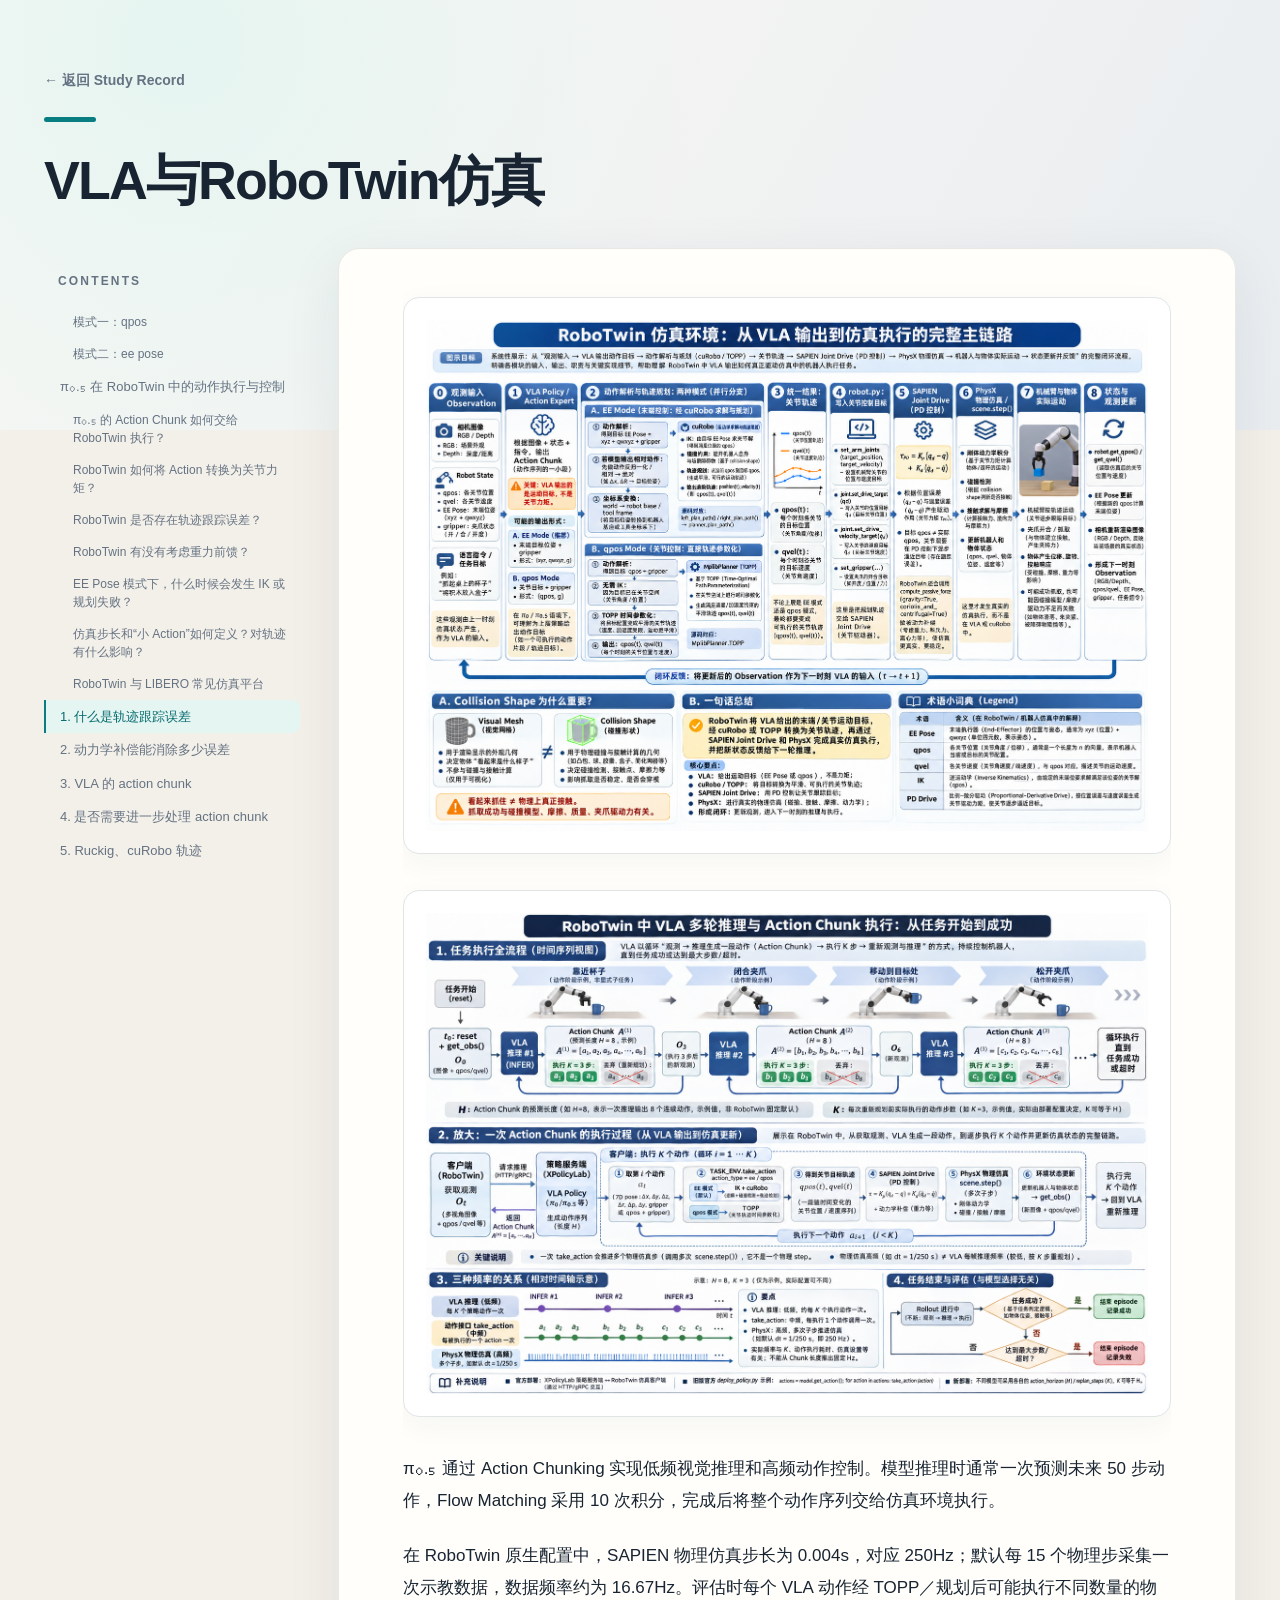
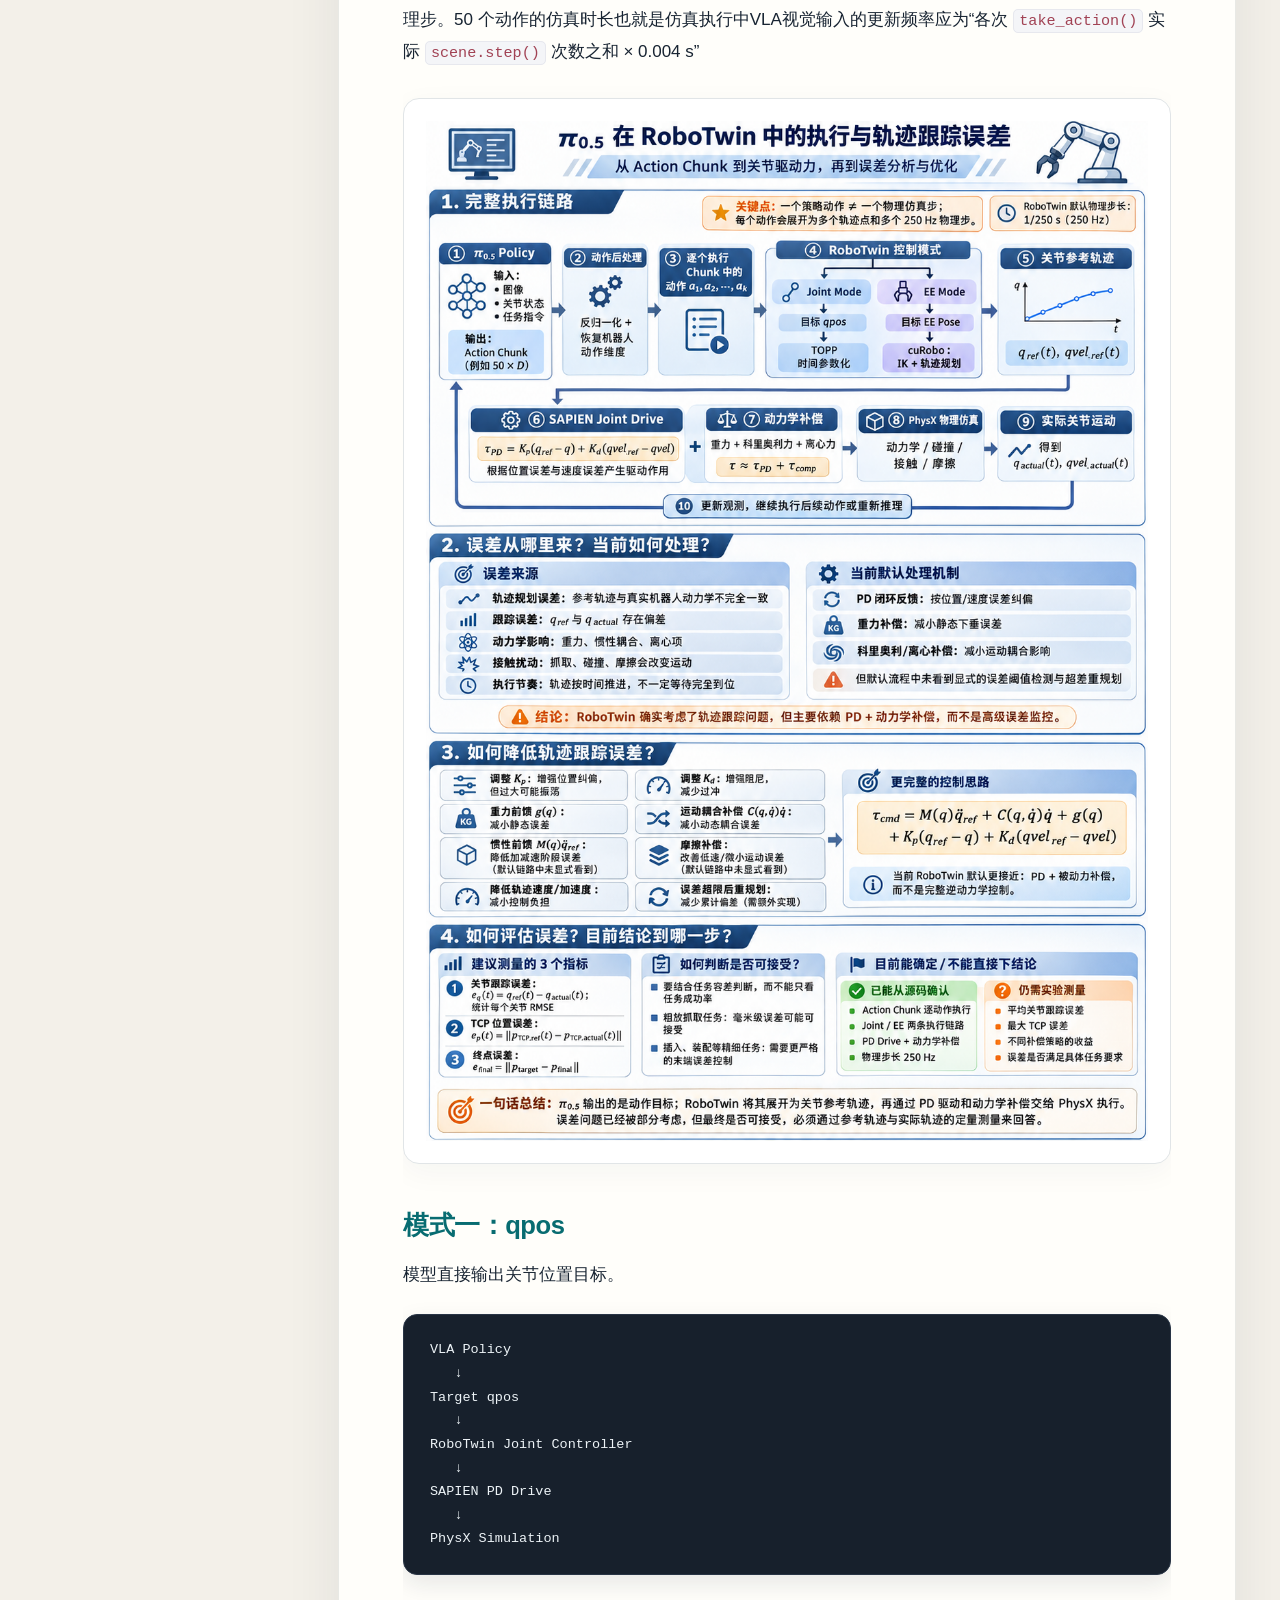
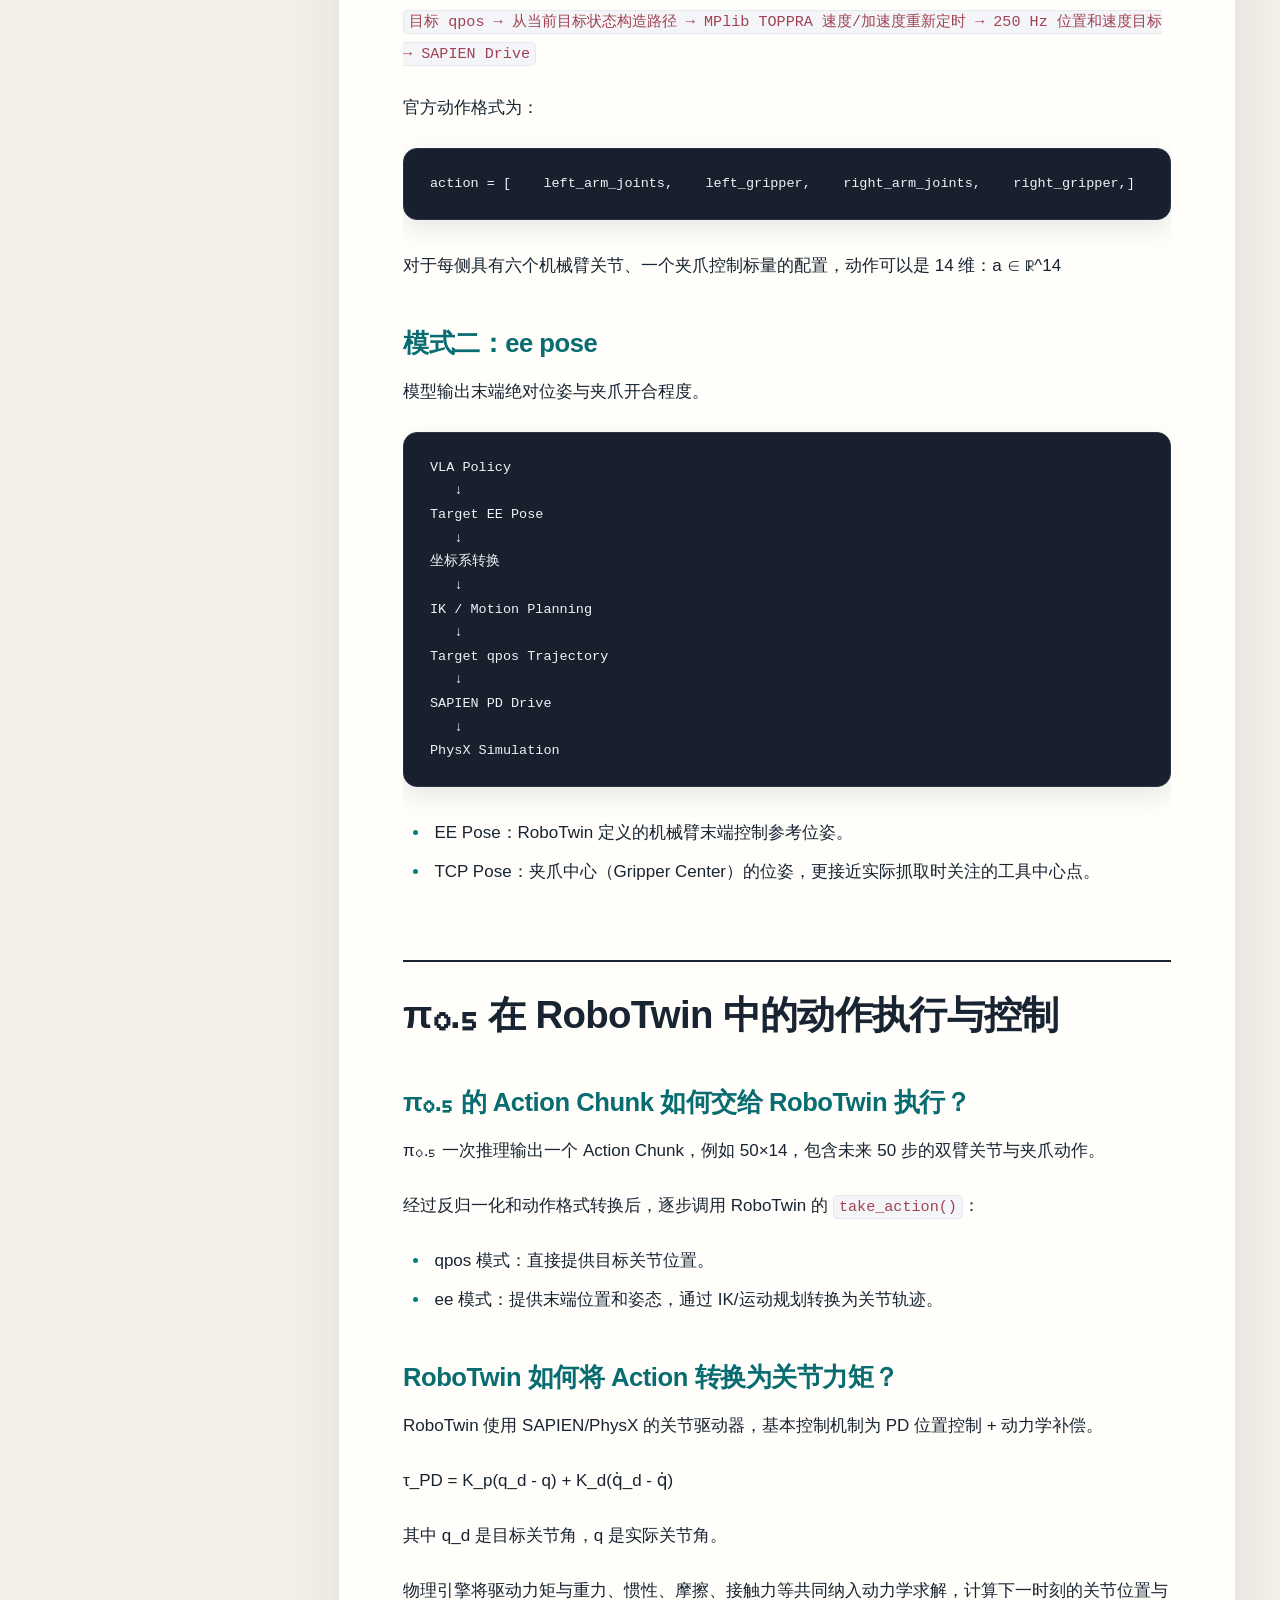
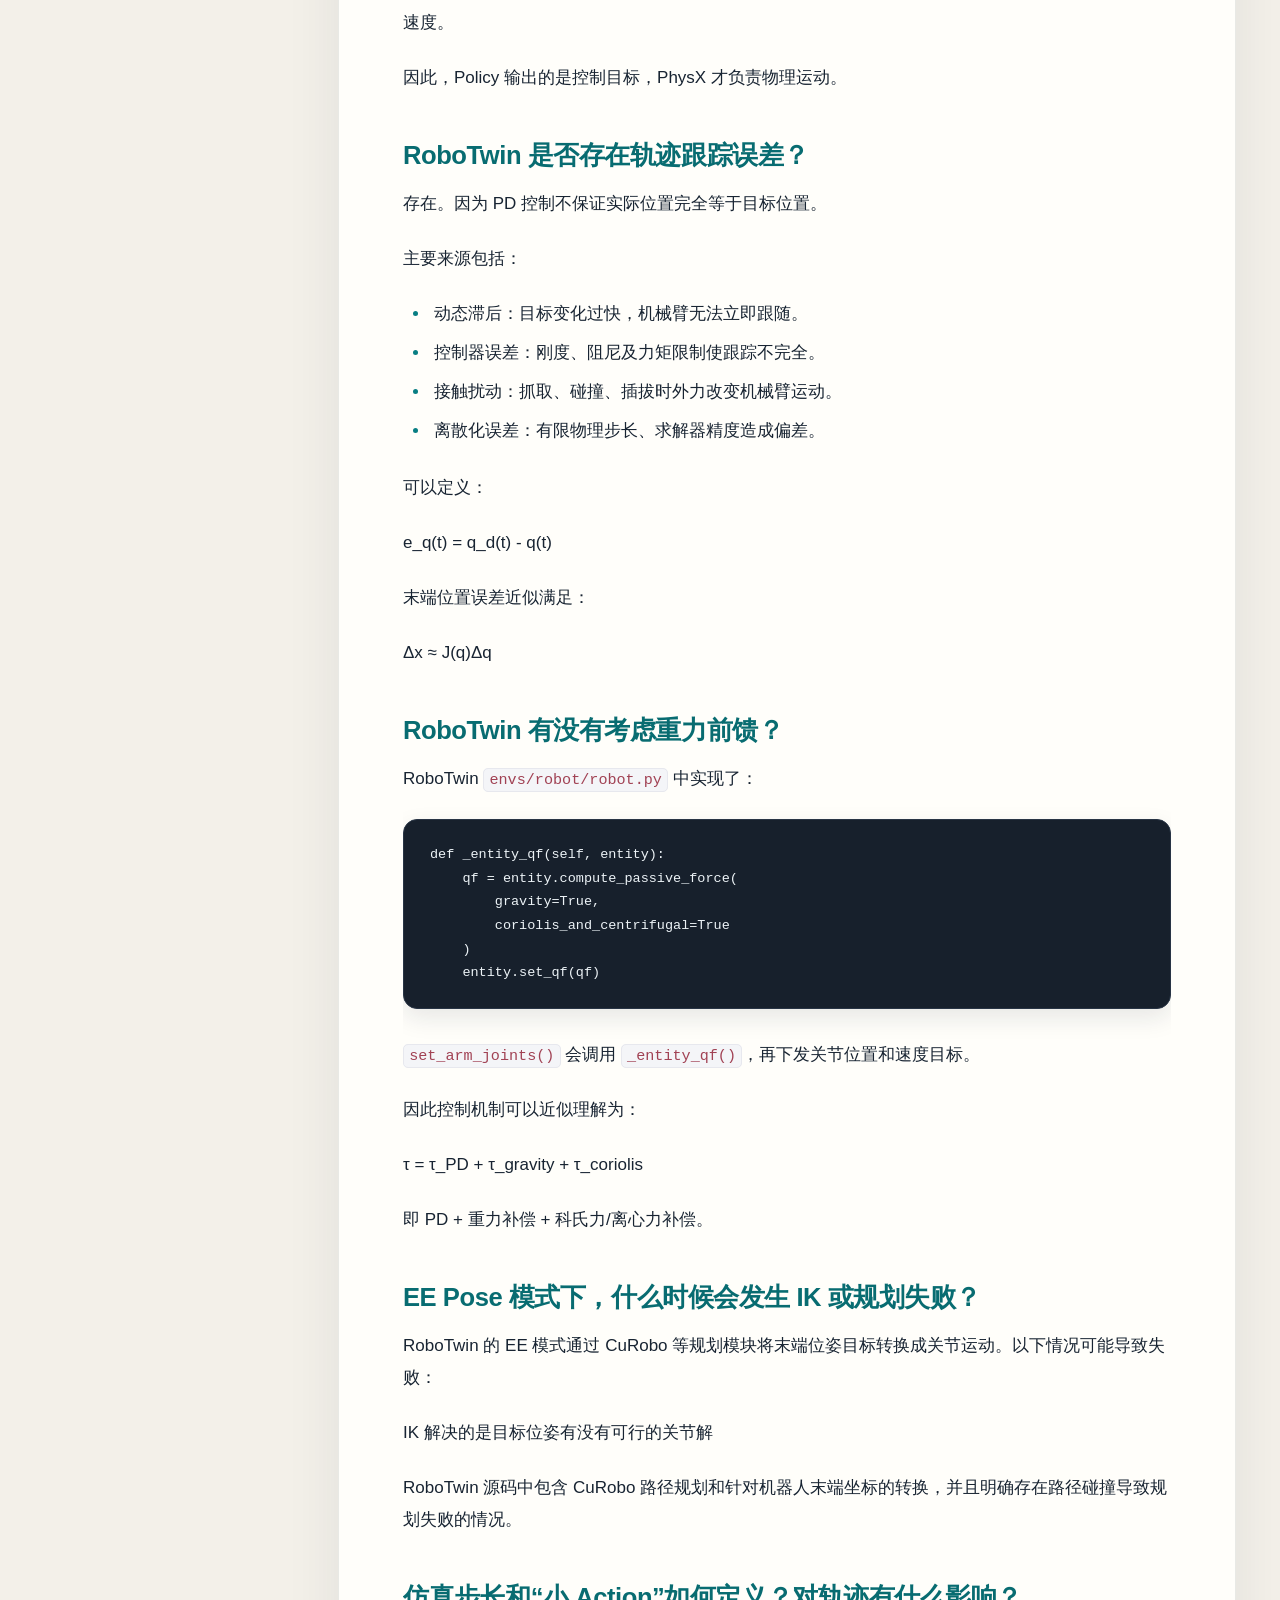
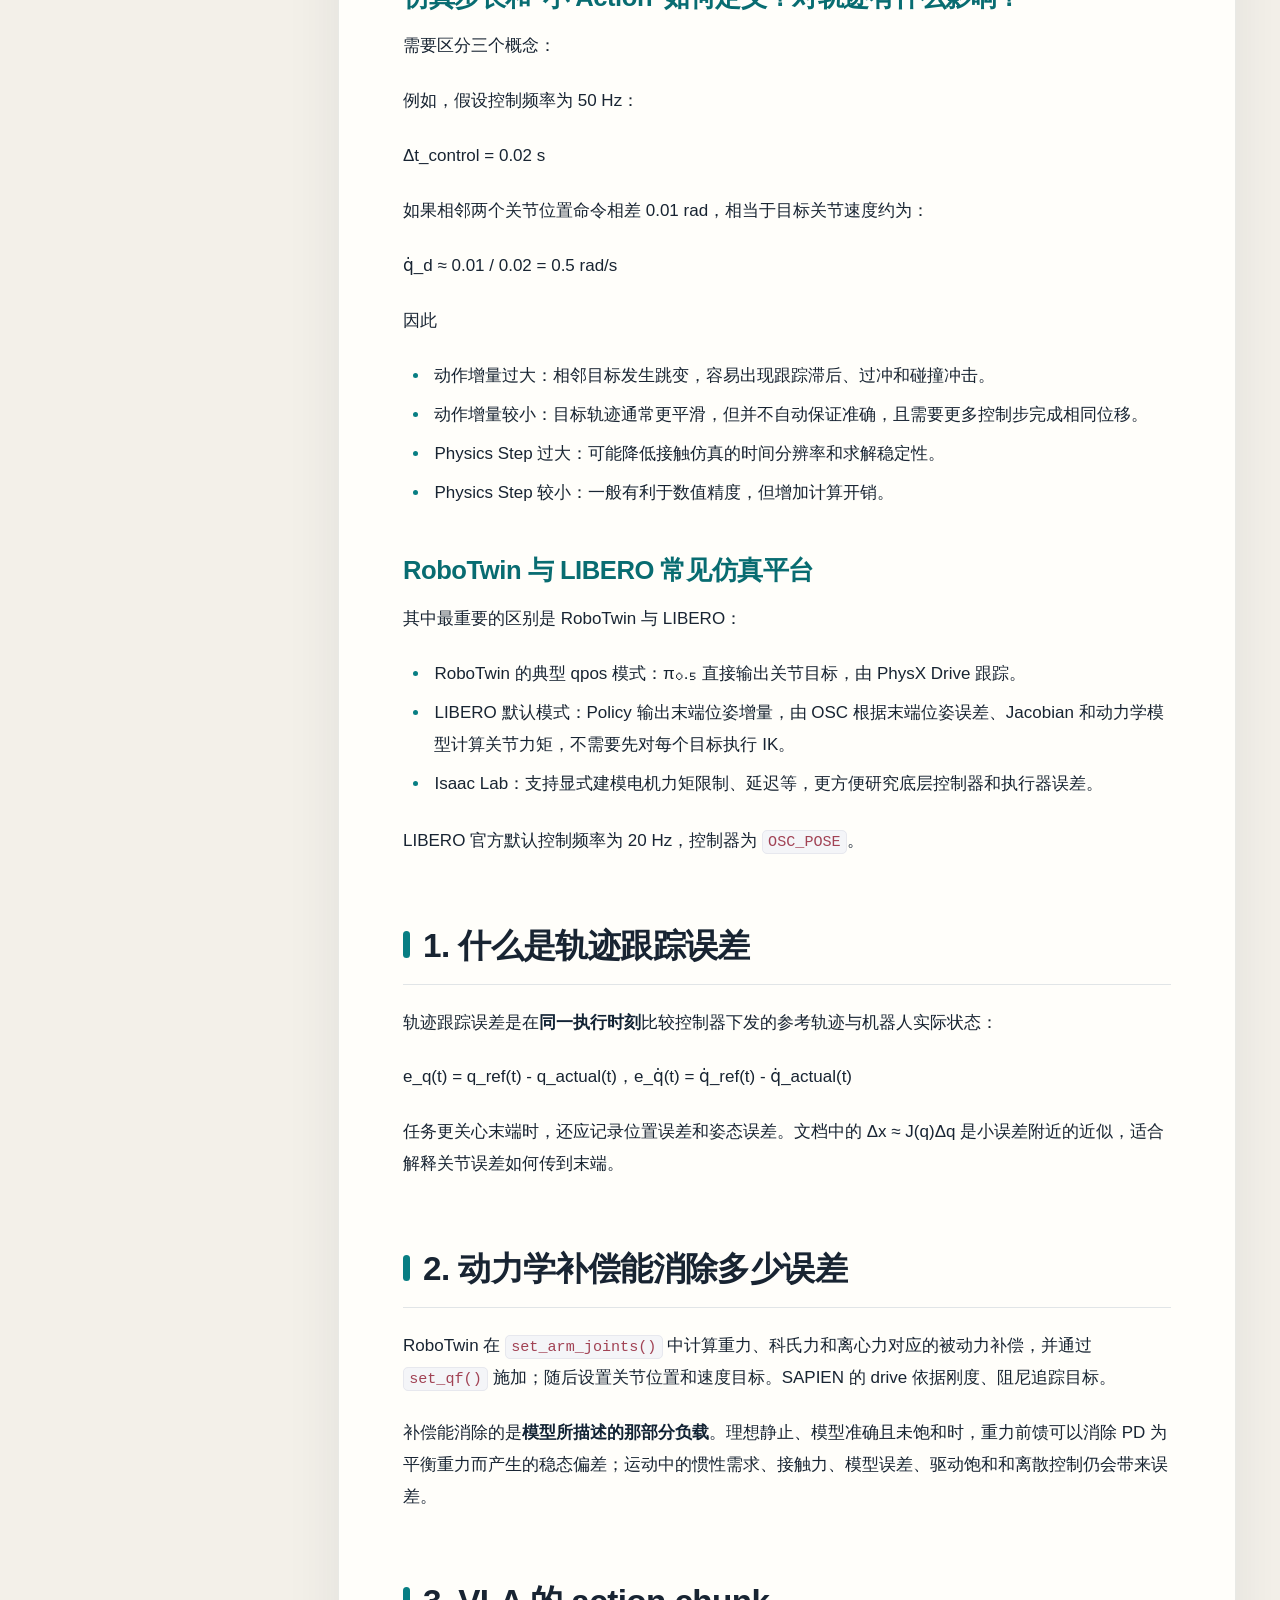
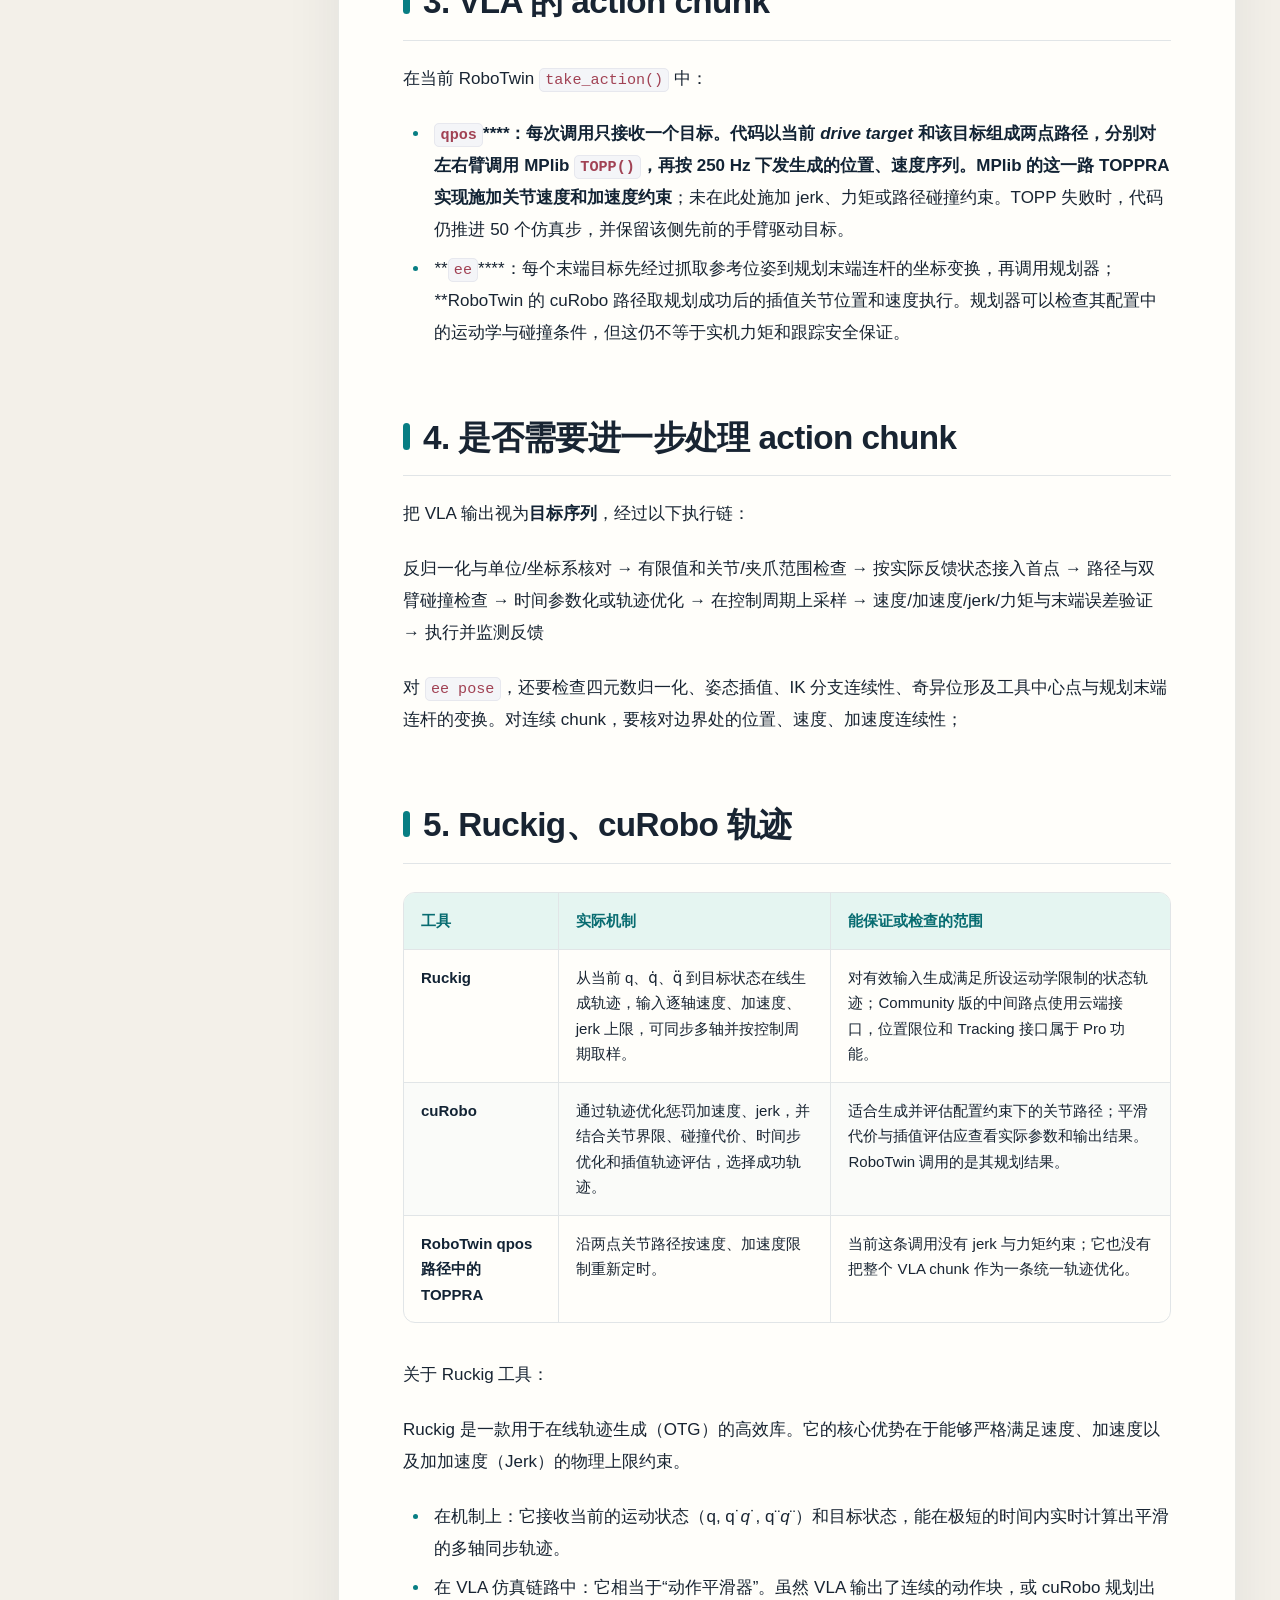
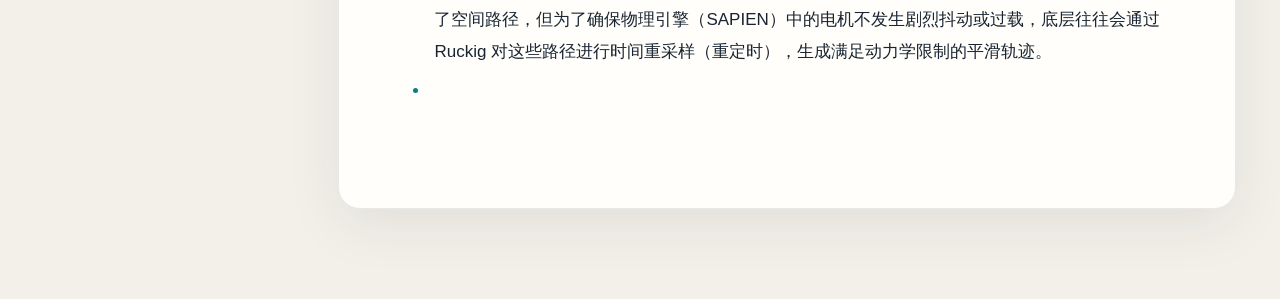
<file: study-record/vla-robotwin/index.html>
<!doctype html>
<html lang="zh-CN">
<head>
  <meta charset="utf-8">
  <meta name="viewport" content="width=device-width, initial-scale=1">
  <title>VLA与RoboTwin仿真</title>
  <style>
:root {
  color-scheme: light;
  --paper: #fffefa;
  --canvas: #f3f0e9;
  --ink: #182432;
  --muted: #657282;
  --line: #e1e5e7;
  --accent: #6c55c4;
  --accent-soft: #f0ecff;
  --accent-ink: #4e3c9e;
  --code-bg: #17202c;
  --code-ink: #edf3f7;
  --shadow: 0 16px 56px rgba(27, 42, 58, .08);
}
body[data-theme="teal"] {
  --accent: #087e83;
  --accent-soft: #e5f5f1;
  --accent-ink: #086c71;
}
* { box-sizing: border-box; }
html { scroll-behavior: smooth; }
body {
  margin: 0;
  color: var(--ink);
  background: var(--canvas);
  font-family: "Noto Sans SC", "Microsoft YaHei", "PingFang SC", "Segoe UI", sans-serif;
  font-size: 17px;
  line-height: 1.88;
  -webkit-font-smoothing: antialiased;
}
body::before {
  content: "";
  position: fixed;
  z-index: -1;
  inset: 0 0 auto;
  height: 430px;
  background: radial-gradient(circle at 14% 10%, var(--accent-soft), transparent 45%),
              linear-gradient(120deg, #faf8f4, #e9edf0);
}
a { color: var(--accent-ink); text-decoration-color: #b8b2df; text-underline-offset: 3px; }
a:hover { color: var(--accent); }
.site-header {
  max-width: 1430px;
  margin: 0 auto;
  padding: 64px 44px 34px;
}
.back-link { display: inline-block; margin-bottom: 24px; color: var(--muted); font-size: 14px; font-weight: 650; text-decoration: none; }
.back-link:hover { color: var(--accent); }
.title-rule {
  display: block;
  width: 52px;
  height: 5px;
  margin-bottom: 26px;
  border-radius: 99px;
  background: var(--accent);
}
.site-header h1 {
  max-width: 1000px;
  margin: 0;
  font-size: clamp(38px, 4.2vw, 68px);
  font-weight: 800;
  line-height: 1.22;
  letter-spacing: -.035em;
  overflow-wrap: anywhere;
}
.layout {
  display: grid;
  grid-template-columns: minmax(210px, 260px) minmax(0, 1fr);
  align-items: start;
  gap: 34px;
  max-width: 1430px;
  margin: 0 auto 90px;
  padding: 0 44px;
}
.toc {
  position: sticky;
  top: 22px;
  max-height: calc(100vh - 44px);
  overflow-y: auto;
  padding: 22px 4px 22px 0;
  scrollbar-width: thin;
}
.toc-title {
  margin: 0 0 14px 14px;
  color: var(--muted);
  font-size: 12px;
  font-weight: 800;
  letter-spacing: .18em;
}
.toc a {
  display: block;
  padding: 7px 12px 7px 14px;
  border-left: 2px solid transparent;
  border-radius: 0 8px 8px 0;
  color: var(--muted);
  font-size: 13px;
  line-height: 1.5;
  text-decoration: none;
  overflow-wrap: anywhere;
}
.toc a:hover, .toc a.active {
  border-left-color: var(--accent);
  background: var(--accent-soft);
  color: var(--accent-ink);
}
.toc a.level-3 { padding-left: 27px; font-size: 12px; }
.toc a.level-4 { padding-left: 40px; font-size: 12px; }
.mobile-toc { display: none; }
.paper {
  min-width: 0;
  padding: 48px clamp(24px, 5vw, 76px) 76px;
  border: 1px solid #e8e9e5;
  border-radius: 22px;
  background: var(--paper);
  box-shadow: var(--shadow);
}
.article { max-width: 900px; margin: 0 auto; overflow-x: clip; }
.article > :first-child { margin-top: 0; }
.article h1, .article h2, .article h3, .article h4 {
  line-height: 1.38;
  letter-spacing: -.018em;
  scroll-margin-top: 30px;
  overflow-wrap: anywhere;
}
.article h1 {
  margin: 72px 0 23px;
  padding-top: 26px;
  border-top: 2px solid var(--ink);
  font-size: clamp(28px, 3vw, 40px);
}
.article h2 {
  margin: 66px 0 22px;
  padding: 0 0 15px;
  border-bottom: 1px solid var(--line);
  font-size: clamp(25px, 2.6vw, 34px);
  font-weight: 780;
}
.article h2::before {
  content: "";
  display: inline-block;
  width: 7px;
  height: .8em;
  margin-right: 13px;
  border-radius: 5px;
  background: var(--accent);
  vertical-align: -.03em;
}
.article h3 {
  margin: 44px 0 14px;
  color: var(--accent-ink);
  font-size: clamp(21px, 2vw, 26px);
}
.article h4 { margin: 30px 0 12px; font-size: 19px; }
.article p { margin: 15px 0 23px; overflow-wrap: anywhere; }
.article strong { font-weight: 760; color: #122334; }
.article ul, .article ol { margin: 10px 0 25px; padding-left: 1.6em; }
.article li { padding-left: .25em; margin: 7px 0; }
.article li::marker { color: var(--accent); font-weight: 700; }
.article li > p { margin: 5px 0; }
.article blockquote {
  margin: 30px 0;
  padding: 15px 24px;
  border-left: 5px solid var(--accent);
  border-radius: 0 10px 10px 0;
  background: var(--accent-soft);
  color: #364250;
}
.article blockquote > :first-child { margin-top: 0; }
.article blockquote > :last-child { margin-bottom: 0; }
.article hr { margin: 42px 0; border: 0; border-top: 1px solid var(--line); }
.article :not(pre) > code {
  padding: .13em .34em;
  border: 1px solid #e7e8ee;
  border-radius: 5px;
  background: #f4f5f8;
  color: #a14254;
  font-family: "Cascadia Code", Consolas, "Noto Sans Mono CJK SC", monospace;
  font-size: .89em;
  overflow-wrap: anywhere;
}
.article pre {
  max-width: 100%;
  margin: 24px 0 30px;
  padding: 23px 26px;
  overflow-x: auto;
  border: 1px solid #283445;
  border-radius: 14px;
  background: var(--code-bg);
  color: var(--code-ink);
  box-shadow: 0 9px 25px rgba(20, 31, 45, .1);
  font-family: "Cascadia Code", Consolas, "Noto Sans Mono CJK SC", monospace;
  font-size: 13.5px;
  line-height: 1.75;
  tab-size: 4;
}
.article pre code { color: inherit; font: inherit; white-space: pre; }
.article figure {
  margin: 30px 0 36px;
  padding: clamp(12px, 2vw, 22px);
  border: 1px solid var(--line);
  border-radius: 16px;
  background: #fff;
  box-shadow: 0 8px 30px rgba(30, 42, 58, .045);
}
.article figure a { display: block; line-height: 0; }
.article figure img { display: block; width: auto; max-width: 100%; height: auto; margin: auto; }
.table-wrap { max-width: 100%; margin: 28px 0 36px; overflow-x: auto; border: 1px solid var(--line); border-radius: 12px; }
.article table { width: 100%; min-width: 620px; border-collapse: collapse; font-size: 15px; line-height: 1.7; }
.article th, .article td { padding: 15px 17px; border-bottom: 1px solid var(--line); border-right: 1px solid var(--line); text-align: left; vertical-align: top; }
.article th:last-child, .article td:last-child { border-right: 0; }
.article tr:last-child td { border-bottom: 0; }
.article th { background: var(--accent-soft); color: var(--accent-ink); font-weight: 750; }
.article tbody tr:nth-child(even) { background: #fafbf9; }
@media (max-width: 980px) {
  .site-header { padding: 38px 20px 25px; }
  .layout { display: block; padding: 0 14px; }
  .toc { display: none; }
  .mobile-toc {
    display: block;
    margin-bottom: 14px;
    padding: 10px 14px;
    border: 1px solid var(--line);
    border-radius: 12px;
    background: var(--paper);
  }
  .mobile-toc summary { color: var(--accent-ink); font-weight: 750; cursor: pointer; }
  .mobile-toc nav { max-height: 45vh; overflow-y: auto; margin-top: 10px; }
  .mobile-toc a { display: block; padding: 5px 2px; color: var(--muted); font-size: 14px; text-decoration: none; }
  .mobile-toc a.level-3 { padding-left: 16px; }
  .mobile-toc a.level-4 { padding-left: 32px; }
  .paper { padding: 30px 22px 48px; border-radius: 14px; }
}
@media (max-width: 560px) {
  body { font-size: 15.5px; }
  .site-header h1 { font-size: 37px; }
  .paper { padding: 27px 17px 45px; }
  .article pre { padding: 18px; font-size: 12px; }
  .article h2 { margin-top: 53px; }
  .article figure { padding: 8px; }
}
@media print {
  body { background: white; font-size: 12pt; }
  body::before, .toc, .mobile-toc { display: none !important; }
  .site-header { padding: 0 0 24px; }
  .layout { display: block; margin: 0; padding: 0; }
  .paper { padding: 0; border: 0; box-shadow: none; }
  .article figure, .article pre, .article table { break-inside: avoid; }
  .article h1, .article h2, .article h3, .article h4 { break-after: avoid; }
  a { color: inherit; text-decoration: none; }
}
</style>
</head>
<body data-theme="teal">
  <header class="site-header">
    <a class="back-link" href="/#study-record">← 返回 Study Record</a>
    <span class="title-rule" aria-hidden="true"></span>
    <h1>VLA与RoboTwin仿真</h1>
  </header>
  <div class="layout">
    <aside class="toc" aria-label="目录">
      <p class="toc-title">CONTENTS</p>
      <nav><a class="level-3" href="#section-01">模式一：qpos</a>
<a class="level-3" href="#section-02">模式二：ee pose</a>
<a class="level-1" href="#section-03">π₀.₅ 在 RoboTwin 中的动作执行与控制</a>
<a class="level-3" href="#section-04">π₀.₅ 的 Action Chunk 如何交给 RoboTwin 执行？</a>
<a class="level-3" href="#section-05">RoboTwin 如何将 Action 转换为关节力矩？</a>
<a class="level-3" href="#section-06">RoboTwin 是否存在轨迹跟踪误差？</a>
<a class="level-3" href="#section-07">RoboTwin 有没有考虑重力前馈？</a>
<a class="level-3" href="#section-08">EE Pose 模式下，什么时候会发生 IK 或规划失败？</a>
<a class="level-3" href="#section-09">仿真步长和“小 Action”如何定义？对轨迹有什么影响？</a>
<a class="level-3" href="#section-10">RoboTwin 与 LIBERO 常见仿真平台</a>
<a class="level-2" href="#section-11">1. 什么是轨迹跟踪误差</a>
<a class="level-2" href="#section-12">2. 动力学补偿能消除多少误差</a>
<a class="level-2" href="#section-13">3. VLA 的 action chunk</a>
<a class="level-2" href="#section-14">4. 是否需要进一步处理 action chunk</a>
<a class="level-2" href="#section-15">5. Ruckig、cuRobo 轨迹</a></nav>
    </aside>
    <div>
      <details class="mobile-toc"><summary>目录</summary><nav><a class="level-3" href="#section-01">模式一：qpos</a>
<a class="level-3" href="#section-02">模式二：ee pose</a>
<a class="level-1" href="#section-03">π₀.₅ 在 RoboTwin 中的动作执行与控制</a>
<a class="level-3" href="#section-04">π₀.₅ 的 Action Chunk 如何交给 RoboTwin 执行？</a>
<a class="level-3" href="#section-05">RoboTwin 如何将 Action 转换为关节力矩？</a>
<a class="level-3" href="#section-06">RoboTwin 是否存在轨迹跟踪误差？</a>
<a class="level-3" href="#section-07">RoboTwin 有没有考虑重力前馈？</a>
<a class="level-3" href="#section-08">EE Pose 模式下，什么时候会发生 IK 或规划失败？</a>
<a class="level-3" href="#section-09">仿真步长和“小 Action”如何定义？对轨迹有什么影响？</a>
<a class="level-3" href="#section-10">RoboTwin 与 LIBERO 常见仿真平台</a>
<a class="level-2" href="#section-11">1. 什么是轨迹跟踪误差</a>
<a class="level-2" href="#section-12">2. 动力学补偿能消除多少误差</a>
<a class="level-2" href="#section-13">3. VLA 的 action chunk</a>
<a class="level-2" href="#section-14">4. 是否需要进一步处理 action chunk</a>
<a class="level-2" href="#section-15">5. Ruckig、cuRobo 轨迹</a></nav></details>
      <main class="paper"><article class="article">
<figure><a href="%E5%9B%BE%E7%89%87%E5%92%8C%E9%99%84%E4%BB%B6/image.png" rel="noopener" target="_blank"><img alt="image.png" decoding="async" loading="eager" src="%E5%9B%BE%E7%89%87%E5%92%8C%E9%99%84%E4%BB%B6/image.png"/></a></figure>
<figure><a href="%E5%9B%BE%E7%89%87%E5%92%8C%E9%99%84%E4%BB%B6/image%201.png" rel="noopener" target="_blank"><img alt="image.png" decoding="async" loading="eager" src="%E5%9B%BE%E7%89%87%E5%92%8C%E9%99%84%E4%BB%B6/image%201.png"/></a></figure>
<p>π₀.₅ 通过 Action Chunking 实现低频视觉推理和高频动作控制。模型推理时通常一次预测未来 50 步动作，Flow Matching 采用 10 次积分，完成后将整个动作序列交给仿真环境执行。</p>
<p>在 RoboTwin 原生配置中，SAPIEN 物理仿真步长为 0.004s，对应 250Hz；默认每 15 个物理步采集一次示教数据，数据频率约为 16.67Hz。评估时每个 VLA 动作经 TOPP／规划后可能执行不同数量的物理步。50 个动作的仿真时长也就是仿真执行中VLA视觉输入的更新频率应为“各次 <code>take_action()</code> 实际 <code>scene.step()</code> 次数之和 × 0.004 s”</p>
<figure><a href="%E5%9B%BE%E7%89%87%E5%92%8C%E9%99%84%E4%BB%B6/image%202.png" rel="noopener" target="_blank"><img alt="image.png" decoding="async" loading="eager" src="%E5%9B%BE%E7%89%87%E5%92%8C%E9%99%84%E4%BB%B6/image%202.png"/></a></figure>
<h3 id="section-01">模式一：qpos</h3>
<p>模型直接输出关节位置目标。</p>
<pre><code class="language-Plain">VLA Policy
   ↓
Target qpos
   ↓
RoboTwin Joint Controller
   ↓
SAPIEN PD Drive
   ↓
PhysX Simulation
</code></pre>
<p><code>目标 qpos → 从当前目标状态构造路径 → MPlib TOPPRA 速度/加速度重新定时 → 250 Hz 位置和速度目标 → SAPIEN Drive</code></p>
<p>官方动作格式为：</p>
<pre><code class="language-Plain">action = [    left_arm_joints,    left_gripper,    right_arm_joints,    right_gripper,]
</code></pre>
<p>对于每侧具有六个机械臂关节、一个夹爪控制标量的配置，动作可以是 14 维：a ∈ ℝ^14</p>
<h3 id="section-02">模式二：ee pose</h3>
<p>模型输出末端绝对位姿与夹爪开合程度。</p>
<pre><code class="language-Plain">VLA Policy
   ↓
Target EE Pose
   ↓
坐标系转换
   ↓
IK / Motion Planning
   ↓
Target qpos Trajectory
   ↓
SAPIEN PD Drive
   ↓
PhysX Simulation
</code></pre>
<ul>
<li>
<p>EE Pose：RoboTwin 定义的机械臂末端控制参考位姿。</p>
</li>
<li>
<p>TCP Pose：夹爪中心（Gripper Center）的位姿，更接近实际抓取时关注的工具中心点。</p>
</li>
</ul>
<h1 id="section-03">π₀.₅ 在 RoboTwin 中的动作执行与控制</h1>
<h3 id="section-04">π₀.₅ 的 Action Chunk 如何交给 RoboTwin 执行？</h3>
<p>π₀.₅ 一次推理输出一个 Action Chunk，例如 50×14，包含未来 50 步的双臂关节与夹爪动作。</p>
<p>经过反归一化和动作格式转换后，逐步调用 RoboTwin 的 <code>take_action()</code>：</p>
<ul>
<li>
<p>qpos 模式：直接提供目标关节位置。</p>
</li>
<li>
<p>ee 模式：提供末端位置和姿态，通过 IK/运动规划转换为关节轨迹。</p>
</li>
</ul>
<h3 id="section-05">RoboTwin 如何将 Action 转换为关节力矩？</h3>
<p>RoboTwin 使用 SAPIEN/PhysX 的关节驱动器，基本控制机制为 PD 位置控制 + 动力学补偿。</p>
<p>τ_PD = K_p(q_d - q) + K_d(q̇_d - q̇)</p>
<p>其中 q_d 是目标关节角，q 是实际关节角。</p>
<p>物理引擎将驱动力矩与重力、惯性、摩擦、接触力等共同纳入动力学求解，计算下一时刻的关节位置与速度。</p>
<p>因此，Policy 输出的是控制目标，PhysX 才负责物理运动。</p>
<h3 id="section-06">RoboTwin 是否存在轨迹跟踪误差？</h3>
<p>存在。因为 PD 控制不保证实际位置完全等于目标位置。</p>
<p>主要来源包括：</p>
<ul>
<li>
<p>动态滞后：目标变化过快，机械臂无法立即跟随。</p>
</li>
<li>
<p>控制器误差：刚度、阻尼及力矩限制使跟踪不完全。</p>
</li>
<li>
<p>接触扰动：抓取、碰撞、插拔时外力改变机械臂运动。</p>
</li>
<li>
<p>离散化误差：有限物理步长、求解器精度造成偏差。</p>
</li>
</ul>
<p>可以定义：</p>
<p>e_q(t) = q_d(t) - q(t)</p>
<p>末端位置误差近似满足：</p>
<p>Δx ≈ J(q)Δq</p>
<h3 id="section-07">RoboTwin 有没有考虑重力前馈？</h3>
<p>RoboTwin <code>envs/robot/robot.py</code> 中实现了：</p>
<pre><code class="language-Plain">def _entity_qf(self, entity):
    qf = entity.compute_passive_force(
        gravity=True,
        coriolis_and_centrifugal=True
    )
    entity.set_qf(qf)
</code></pre>
<p><code>set_arm_joints()</code> 会调用 <code>_entity_qf()</code>，再下发关节位置和速度目标。</p>
<p>因此控制机制可以近似理解为：</p>
<p>τ = τ_PD + τ_gravity + τ_coriolis</p>
<p>即 PD + 重力补偿 + 科氏力/离心力补偿。</p>
<h3 id="section-08">EE Pose 模式下，什么时候会发生 IK 或规划失败？</h3>
<p>RoboTwin 的 EE 模式通过 CuRobo 等规划模块将末端位姿目标转换成关节运动。以下情况可能导致失败：</p>
<p>IK 解决的是目标位姿有没有可行的关节解</p>
<p>RoboTwin 源码中包含 CuRobo 路径规划和针对机器人末端坐标的转换，并且明确存在路径碰撞导致规划失败的情况。</p>
<h3 id="section-09">仿真步长和“小 Action”如何定义？对轨迹有什么影响？</h3>
<p>需要区分三个概念：</p>
<p>例如，假设控制频率为 50 Hz：</p>
<p>Δt_control = 0.02 s</p>
<p>如果相邻两个关节位置命令相差 0.01 rad，相当于目标关节速度约为：</p>
<p>q̇_d ≈ 0.01 / 0.02 = 0.5 rad/s</p>
<p>因此</p>
<ul>
<li>
<p>动作增量过大：相邻目标发生跳变，容易出现跟踪滞后、过冲和碰撞冲击。</p>
</li>
<li>
<p>动作增量较小：目标轨迹通常更平滑，但并不自动保证准确，且需要更多控制步完成相同位移。</p>
</li>
<li>
<p>Physics Step 过大：可能降低接触仿真的时间分辨率和求解稳定性。</p>
</li>
<li>
<p>Physics Step 较小：一般有利于数值精度，但增加计算开销。</p>
</li>
</ul>
<h3 id="section-10">RoboTwin 与 LIBERO 常见仿真平台</h3>
<p>其中最重要的区别是 RoboTwin 与 LIBERO：</p>
<ul>
<li>
<p>RoboTwin 的典型 qpos 模式：π₀.₅ 直接输出关节目标，由 PhysX Drive 跟踪。</p>
</li>
<li>
<p>LIBERO 默认模式：Policy 输出末端位姿增量，由 OSC 根据末端位姿误差、Jacobian 和动力学模型计算关节力矩，不需要先对每个目标执行 IK。</p>
</li>
<li>
<p>Isaac Lab：支持显式建模电机力矩限制、延迟等，更方便研究底层控制器和执行器误差。</p>
</li>
</ul>
<p>LIBERO 官方默认控制频率为 20 Hz，控制器为 <code>OSC_POSE</code>。</p>
<h2 id="section-11">1. 什么是轨迹跟踪误差</h2>
<p>轨迹跟踪误差是在<strong>同一执行时刻</strong>比较控制器下发的参考轨迹与机器人实际状态：</p>
<p>e_q(t) = q_ref(t) - q_actual(t)，e_q̇(t) = q̇_ref(t) - q̇_actual(t)</p>
<p>任务更关心末端时，还应记录位置误差和姿态误差。文档中的 Δx ≈ J(q)Δq 是小误差附近的近似，适合解释关节误差如何传到末端。</p>
<h2 id="section-12">2. 动力学补偿能消除多少误差</h2>
<p>RoboTwin 在 <code>set_arm_joints()</code> 中计算重力、科氏力和离心力对应的被动力补偿，并通过 <code>set_qf()</code> 施加；随后设置关节位置和速度目标。SAPIEN 的 drive 依据刚度、阻尼追踪目标。</p>
<p>补偿能消除的是<strong>模型所描述的那部分负载</strong>。理想静止、模型准确且未饱和时，重力前馈可以消除 PD 为平衡重力而产生的稳态偏差；运动中的惯性需求、接触力、模型误差、驱动饱和和离散控制仍会带来误差。</p>
<h2 id="section-13">3. VLA 的 action chunk</h2>
<p>在当前 RoboTwin <code>take_action()</code> 中：</p>
<ul>
<li>
<p><strong><code>qpos</code>****：每次调用只接收一个目标。代码以当前 <em><strong><strong>drive target</strong></strong></em> 和该目标组成两点路径，分别对左右臂调用 MPlib <strong><strong><code>TOPP()</code></strong></strong>，再按 250 Hz 下发生成的位置、速度序列。MPlib 的这一路 TOPPRA 实现施加关节速度和加速度约束</strong>；未在此处施加 jerk、力矩或路径碰撞约束。TOPP 失败时，代码仍推进 50 个仿真步，并保留该侧先前的手臂驱动目标。</p>
</li>
<li>
<p>**<code>ee</code>****：每个末端目标先经过抓取参考位姿到规划末端连杆的坐标变换，再调用规划器；**RoboTwin 的 cuRobo 路径取规划成功后的插值关节位置和速度执行。规划器可以检查其配置中的运动学与碰撞条件，但这仍不等于实机力矩和跟踪安全保证。</p>
</li>
</ul>
<h2 id="section-14">4. 是否需要进一步处理 action chunk</h2>
<p>把 VLA 输出视为<strong>目标序列</strong>，经过以下执行链：</p>
<p>反归一化与单位/坐标系核对 → 有限值和关节/夹爪范围检查 → 按实际反馈状态接入首点 → 路径与双臂碰撞检查 → 时间参数化或轨迹优化 → 在控制周期上采样 → 速度/加速度/jerk/力矩与末端误差验证 → 执行并监测反馈</p>
<p>对 <code>ee pose</code>，还要检查四元数归一化、姿态插值、IK 分支连续性、奇异位形及工具中心点与规划末端连杆的变换。对连续 chunk，要核对边界处的位置、速度、加速度连续性；</p>
<h2 id="section-15">5. Ruckig、cuRobo 轨迹</h2>
<div class="table-wrap"><table>
<thead>
<tr>
<th>工具</th>
<th>实际机制</th>
<th>能保证或检查的范围</th>
</tr>
</thead>
<tbody>
<tr>
<td><strong>Ruckig</strong></td>
<td>从当前 q、q̇、q̈ 到目标状态在线生成轨迹，输入逐轴速度、加速度、jerk 上限，可同步多轴并按控制周期取样。</td>
<td>对有效输入生成满足所设运动学限制的状态轨迹；Community 版的中间路点使用云端接口，位置限位和 Tracking 接口属于 Pro 功能。</td>
</tr>
<tr>
<td><strong>cuRobo</strong></td>
<td>通过轨迹优化惩罚加速度、jerk，并结合关节界限、碰撞代价、时间步优化和插值轨迹评估，选择成功轨迹。</td>
<td>适合生成并评估配置约束下的关节路径；平滑代价与插值评估应查看实际参数和输出结果。RoboTwin 调用的是其规划结果。</td>
</tr>
<tr>
<td><strong>RoboTwin qpos 路径中的 TOPPRA</strong></td>
<td>沿两点关节路径按速度、加速度限制重新定时。</td>
<td>当前这条调用没有 jerk 与力矩约束；它也没有把整个 VLA chunk 作为一条统一轨迹优化。</td>
</tr>
</tbody>
</table></div>
<p>关于 Ruckig 工具：</p>
<p>Ruckig 是一款用于在线轨迹生成（OTG）的高效库。它的核心优势在于能够严格满足速度、加速度以及加加速度（Jerk）的物理上限约束。</p>
<ul>
<li>
<p>在机制上：它接收当前的运动状态（q, q˙<em>q</em>˙, q¨<em>q</em>¨）和目标状态，能在极短的时间内实时计算出平滑的多轴同步轨迹。</p>
</li>
<li>
<p>在 VLA 仿真链路中：它相当于“动作平滑器”。虽然 VLA 输出了连续的动作块，或 cuRobo 规划出了空间路径，但为了确保物理引擎（SAPIEN）中的电机不发生剧烈抖动或过载，底层往往会通过 Ruckig 对这些路径进行时间重采样（重定时），生成满足动力学限制的平滑轨迹。</p>
</li>
<li></li>
</ul>
</article></main>
    </div>
  </div>
  <script>
const links = [...document.querySelectorAll('.toc a')];
const byId = new Map(links.map(a => [a.hash.slice(1), a]));
const observer = new IntersectionObserver(entries => {
  for (const entry of entries) {
    if (!entry.isIntersecting) continue;
    links.forEach(a => a.classList.remove('active'));
    byId.get(entry.target.id)?.classList.add('active');
  }
}, { rootMargin: '-10% 0px -72% 0px' });
document.querySelectorAll('.article h1[id], .article h2[id], .article h3[id], .article h4[id]').forEach(h => observer.observe(h));
document.querySelectorAll('.mobile-toc a').forEach(a => a.addEventListener('click', () => {
  document.querySelector('.mobile-toc').open = false;
}));
</script>
</body>
</html>
</file>
<file: styles.css>
:root {
  color-scheme: light;
  --ink: #19263b;
  --muted: #65748a;
  --line: #dce3ed;
  --accent: #5644af;
  --accent-soft: #eeeafd;
  --paper: #fff;
  --background: #f8f9fc;
}
* { box-sizing: border-box; }
html { scroll-behavior: smooth; }
body { margin: 0; background: var(--background); color: var(--ink); font-family: "Noto Sans SC", "Microsoft YaHei", "PingFang SC", "Segoe UI", sans-serif; line-height: 1.65; -webkit-font-smoothing: antialiased; }
a { color: inherit; text-decoration: none; }
a:focus-visible { outline: 3px solid var(--accent); outline-offset: 4px; border-radius: 3px; }
.shell { width: min(1120px, calc(100% - 56px)); margin-inline: auto; }
.skip-link { position: absolute; left: 12px; top: -60px; padding: 10px 14px; background: var(--ink); color: #fff; z-index: 10; }
.skip-link:focus { top: 12px; }
.site-header { background: rgba(255,255,255,.8); border-bottom: 1px solid var(--line); }
.header-inner { min-height: 78px; display: flex; align-items: center; justify-content: space-between; gap: 24px; }
.wordmark { font-size: 20px; font-weight: 750; letter-spacing: -.04em; }
.wordmark-dot { color: var(--accent); }
.top-nav { display: flex; gap: 33px; color: #46546b; font-size: 14px; font-weight: 600; }
.top-nav a:hover, .text-link:hover, .card-footer a:hover, .contact a:hover { color: var(--accent); }
.intro { display: grid; grid-template-columns: minmax(0, 1.2fr) minmax(295px, .8fr); align-items: center; gap: clamp(32px, 7vw, 90px); padding: 112px 0 115px; }
.eyebrow { display: flex; align-items: center; gap: 13px; margin: 0 0 20px; color: var(--accent); font-size: 12px; font-weight: 800; letter-spacing: .16em; }
.eyebrow-line { width: 24px; height: 2px; background: var(--accent); }
h1, h2, h3, p { margin-top: 0; }
h1 { margin-bottom: 22px; font-size: clamp(48px, 6vw, 76px); line-height: 1.17; letter-spacing: -.06em; }
.education { max-width: 580px; margin: 28px 0 32px; }
.education-label { margin: 0 0 8px; color: var(--accent); font-size: 12px; font-weight: 800; letter-spacing: .16em; }
.education-item { display: grid; grid-template-columns: minmax(125px, 1fr) 100px 110px; align-items: center; gap: 14px; border-top: 1px solid var(--line); padding: 12px 0; font-size: 14px; }
.degree { font-weight: 700; }
.school { color: var(--muted); }
.dates { color: var(--muted); text-align: right; font-variant-numeric: tabular-nums; }
.intro-actions { display: flex; flex-wrap: wrap; align-items: center; gap: 24px; font-size: 14px; font-weight: 700; }
.primary-link { display: inline-flex; align-items: center; gap: 22px; padding: 13px 20px; background: var(--accent); color: #fff; border-radius: 7px; box-shadow: 0 9px 20px rgba(86,68,175,.15); }
.primary-link:hover { background: #44338e; }
.text-link { color: #42516a; }
.focus-panel { position: relative; overflow: hidden; border: 1px solid var(--line); border-radius: 12px; padding: 32px 32px 25px; background: var(--paper); box-shadow: 0 16px 48px rgba(29,47,80,.06); }
.focus-panel::before { content: ""; position: absolute; top: 0; right: 0; width: 135px; height: 135px; background: radial-gradient(circle at top right, var(--accent-soft), transparent 70%); }
.focus-heading { position: relative; display: flex; align-items: center; gap: 10px; margin-bottom: 23px; color: var(--accent); font-size: 11px; font-weight: 800; letter-spacing: .13em; }
.focus-mark { font-size: 24px; line-height: 1; }
.focus-panel ul { position: relative; margin: 0; padding: 0; list-style: none; }
.focus-panel li { display: flex; align-items: baseline; gap: 17px; border-top: 1px solid var(--line); padding: 18px 0; font-size: 16px; font-weight: 650; }
.focus-panel li span { color: #9a8ac8; font-size: 11px; font-weight: 800; }
.panel-caption { border-top: 1px solid var(--line); padding-top: 20px; color: var(--muted); font-size: 12px; }
.records { border-top: 1px solid var(--line); padding: 78px 0 100px; }
.section-heading { display: flex; align-items: end; justify-content: space-between; gap: 30px; margin-bottom: 32px; }
.section-heading .eyebrow { margin-bottom: 10px; }
h2 { margin-bottom: 0; font-size: clamp(30px, 3.5vw, 43px); line-height: 1.25; letter-spacing: -.04em; }
.section-heading > p { max-width: 360px; margin-bottom: 5px; color: var(--muted); font-size: 14px; }
.record-grid { display: grid; grid-template-columns: repeat(2, minmax(0, 1fr)); gap: 18px; }
.record-card { display: flex; flex-direction: column; min-height: 287px; padding: 30px; border: 1px solid var(--line); border-radius: 10px; background: var(--paper); transition: border-color .2s, transform .2s, box-shadow .2s; }
.record-card:hover { border-color: #c3bae8; transform: translateY(-3px); box-shadow: 0 15px 30px rgba(29,47,80,.06); }
.card-top, .card-footer { display: flex; align-items: center; justify-content: space-between; gap: 16px; }
.card-top { margin-bottom: 33px; color: var(--accent); font-size: 11px; font-weight: 800; letter-spacing: .13em; }
.card-index { color: #9aa6b7; }
.record-card h3 { margin-bottom: 12px; font-size: clamp(20px, 2.3vw, 27px); line-height: 1.35; letter-spacing: -.035em; }
.record-card h3 a span { color: var(--accent); font-size: 18px; }
.record-card > p { max-width: 420px; margin-bottom: 28px; color: var(--muted); font-size: 14px; line-height: 1.85; }
.card-footer { margin-top: auto; border-top: 1px solid var(--line); padding-top: 17px; font-size: 12px; }
.card-footer > span { color: #8592a6; }
.card-footer a { color: var(--accent); font-weight: 750; white-space: nowrap; }
.contact { display: flex; align-items: end; justify-content: space-between; gap: 24px; border-top: 1px solid var(--line); padding: 55px 0 75px; }
.contact .eyebrow { margin-bottom: 12px; }
.contact h2 { font-size: clamp(24px, 3vw, 35px); }
.contact > a { color: var(--accent); font-size: 14px; font-weight: 750; white-space: nowrap; }
.site-footer { border-top: 1px solid var(--line); background: #fff; color: var(--muted); font-size: 12px; }
.site-footer .shell { display: flex; justify-content: space-between; gap: 15px; padding-block: 24px; }
@media (max-width: 750px) {
  .shell { width: min(100% - 36px, 580px); }
  .header-inner { min-height: 65px; }
  .top-nav { gap: 15px; font-size: 12px; }
  .top-nav a:first-child { display: none; }
  .intro { grid-template-columns: 1fr; gap: 42px; padding: 70px 0 75px; }
  .education-item { grid-template-columns: minmax(120px, 1fr) 75px 100px; }
  .focus-panel { max-width: 540px; }
  .records { padding: 60px 0 75px; }
  .section-heading, .contact { align-items: start; flex-direction: column; }
  .record-grid { grid-template-columns: 1fr; }
  .record-card { min-height: 260px; }
  .contact { padding: 48px 0 60px; }
}
@media (prefers-reduced-motion: reduce) { html { scroll-behavior: auto; } .record-card { transition: none; } }
</file>
